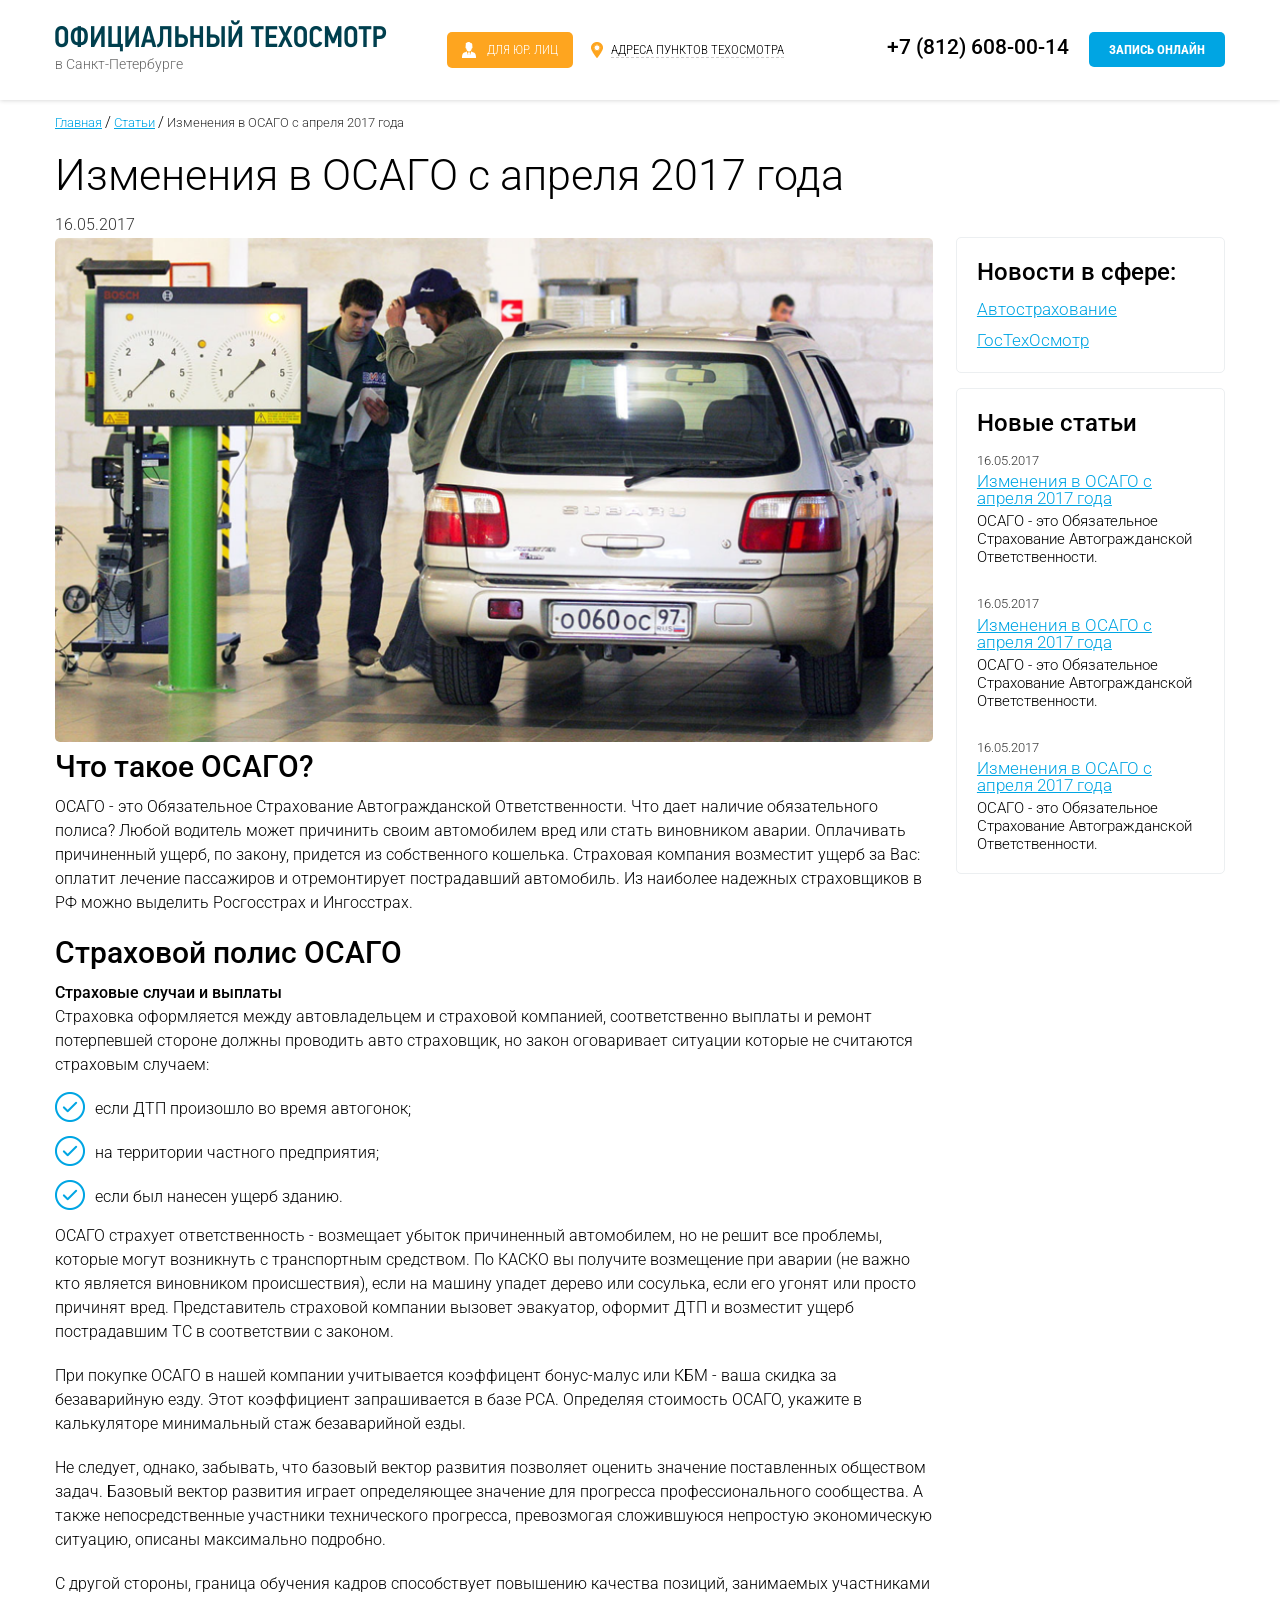
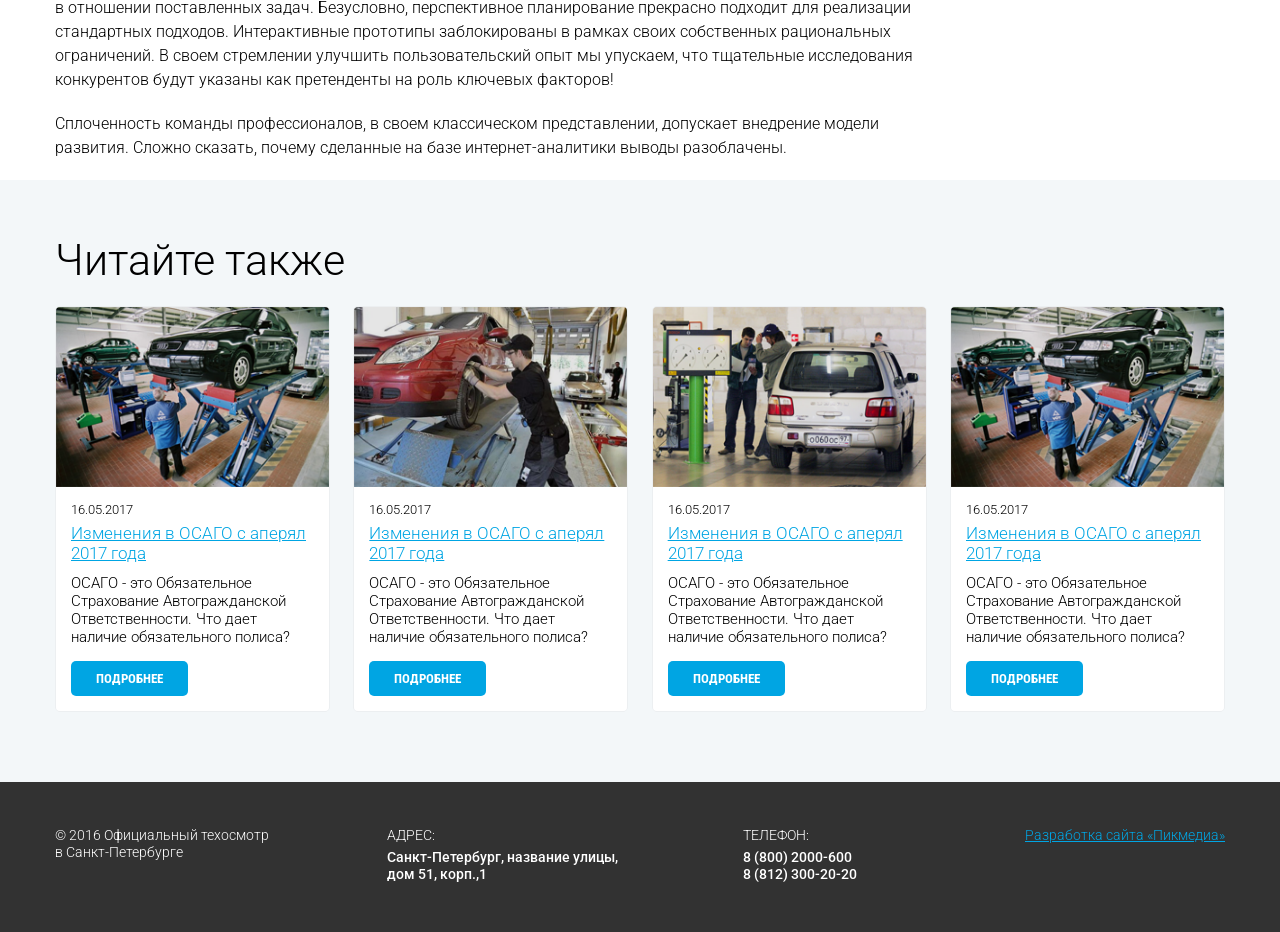
<file: dest/article.html>
<!DOCTYPE html>
<html class="no-js" lang="ru">

	<head>
		<title>Официальный техосмотр в Санкт-Петербурге</title>
		<meta charset="UTF-8">
		<meta http-equiv="X-UA-Compatible" content="IE=edge">
		<meta name="viewport" content="width=device-width, initial-scale=1">
		<meta name="msapplication-tap-highlight" content="no">
		<link href="https://fonts.googleapis.com/css?family=Roboto+Condensed:300,700|Roboto:300,500&amp;amp;subset=cyrillic-ext" rel="stylesheet">
		<link href="css/plugins.css" rel="stylesheet">
		<link href="css/app.min.css" rel="stylesheet">
		<script src="js/jquery.min.js"></script>
	</head>

	<body>
		<header class="m_header">
			<div class="wrapper">
				<div class="logo">
					<a href="#">
						<span class="icon"></span>
						<span>в Санкт-Петербурге</span>
					</a>
				</div>
				<div class="buttons">
					<a class="for-companies ripple" href="#companies">ДЛЯ ЮР. ЛИЦ</a>
					<a class="for-map" href="#maplist">
						<span>АДРЕСА ПУНКТОВ ТЕХОСМОТРА</span>
					</a>
				</div>
				<div class="contacts">
					<span class="phone">+7 (812) 608-00-14</span>
					<div class="callback">
						<a class="ripple call-popup" href="#call-tekh-default">ЗАПИСЬ ОНЛАЙН</a>
					</div>
				</div>
			</div>
		</header>
		<main>
			<div class="wrapper">
				<div class="m_breadcrumbs">
					<ul>
						<li>
							<a href="#">Главная</a>
						</li>
						<li>
							<a href="#">Статьи</a>
						</li>
						<li>
							<a href="#">Изменения в ОСАГО с апреля 2017 года</a>
						</li>
					</ul>
				</div>
				<div class="page-title">Изменения в ОСАГО с апреля 2017 года</div>
				<div class="container">
					<div class="sidebar">
						<div class="m_news-sidebar">
							<div class="title">Новости в сфере:</div>
							<ul>
								<li>
									<a href="#">Автострахование</a>
								</li>
								<li>
									<a href="#">ГосТехОсмотр</a>
								</li>
							</ul>
						</div>
						<div class="m_news-sidebar articles">
							<div class="title">Новые статьи</div>
							<div class="articles">
								<div class="item">
									<div class="post-date">16.05.2017</div>
									<div class="post-title">
										<a href="#">Изменения в ОСАГО с апреля 2017 года</a>
									</div>
									<div class="post-desc">ОСАГО - это Обязательное Страхование Автогражданской Ответственности.</div>
								</div>
								<div class="item">
									<div class="post-date">16.05.2017</div>
									<div class="post-title">
										<a href="#">Изменения в ОСАГО с апреля 2017 года</a>
									</div>
									<div class="post-desc">ОСАГО - это Обязательное Страхование Автогражданской Ответственности.</div>
								</div>
								<div class="item">
									<div class="post-date">16.05.2017</div>
									<div class="post-title">
										<a href="#">Изменения в ОСАГО с апреля 2017 года</a>
									</div>
									<div class="post-desc">ОСАГО - это Обязательное Страхование Автогражданской Ответственности.</div>
								</div>
							</div>
						</div>
					</div>
					<div class="content">
						<article>
							<div class="post-date">16.05.2017</div>
							<img src="images/aritcle.png" alt>
							<h2>Что такое ОСАГО?</h2>
							<p>ОСАГО - это Обязательное Страхование Автогражданской Ответственности. Что дает наличие обязательного полиса? Любой водитель может причинить своим автомобилем вред или стать виновником аварии. Оплачивать причиненный ущерб, по закону, придется из
								собственного кошелька. Страховая компания возместит ущерб за Вас: оплатит лечение пассажиров и отремонтирует пострадавший автомобиль. Из наиболее надежных страховщиков в РФ можно выделить Росгосстрах и Ингосстрах.</p>
							<h2>Страховой полис ОСАГО</h2>
							<p>
								<b>Страховые случаи и выплаты</b>
								<br>Страховка оформляется между автовладельцем и страховой компанией, соответственно выплаты и ремонт потерпевшей стороне должны проводить авто страховщик, но закон оговаривает ситуации которые не считаются страховым случаем:</p>
							<ul>
								<li>если ДТП произошло во время автогонок;</li>
								<li>на территории частного предприятия;</li>
								<li>если был нанесен ущерб зданию.</li>
							</ul>
							<p>ОСАГО страхует ответственность - возмещает убыток причиненный автомобилем, но не решит все проблемы, которые могут возникнуть с транспортным средством. По КАСКО вы получите возмещение при аварии (не важно кто является виновником происшествия),
								если на машину упадет дерево или сосулька, если его угонят или просто причинят вред. Представитель страховой компании вызовет эвакуатор, оформит ДТП и возместит ущерб пострадавшим ТС в соответствии с законом.</p>
							<p>При покупке ОСАГО в нашей компании учитывается коэффицент бонус-малус или КБМ - ваша скидка за безаварийную езду. Этот коэффициент запрашивается в базе РСА. Определяя стоимость ОСАГО, укажите в калькуляторе минимальный стаж безаварийной езды.</p>
							<p>Не следует, однако, забывать, что базовый вектор развития позволяет оценить значение поставленных обществом задач. Базовый вектор развития играет определяющее значение для прогресса профессионального сообщества. А также непосредственные участники
								технического прогресса, превозмогая сложившуюся непростую экономическую ситуацию, описаны максимально подробно.</p>
							<p>С другой стороны, граница обучения кадров способствует повышению качества позиций, занимаемых участниками в отношении поставленных задач. Безусловно, перспективное планирование прекрасно подходит для реализации стандартных подходов. Интерактивные
								прототипы заблокированы в рамках своих собственных рациональных ограничений. В своем стремлении улучшить пользовательский опыт мы упускаем, что тщательные исследования конкурентов будут указаны как претенденты на роль ключевых факторов!</p>
							<p>Сплоченность команды профессионалов, в своем классическом представлении, допускает внедрение модели развития. Сложно сказать, почему сделанные на базе интернет-аналитики выводы разоблачены.</p>
						</article>
					</div>
				</div>
			</div>
			<div class="m_similar-articles">
				<div class="wrapper">
					<div class="section-title">Читайте также</div>
					<div class="list">
						<div class="item">
							<div class="image">
								<a href="#">
									<img src="images/similar-1.png" alt>
								</a>
							</div>
							<div class="body">
								<div class="post-date">16.05.2017</div>
								<div class="post-title">
									<a href="#">Изменения в ОСАГО с аперял 2017 года</a>
								</div>
								<div class="post-desc">ОСАГО - это Обязательное Страхование Автогражданской Ответственности. Что дает наличие обязательного полиса?</div>
								<div class="details">
									<a class="ripple" href="#">Подробнее</a>
								</div>
							</div>
						</div>
						<div class="item">
							<div class="image">
								<a href="#">
									<img src="images/similar-2.png" alt>
								</a>
							</div>
							<div class="body">
								<div class="post-date">16.05.2017</div>
								<div class="post-title">
									<a href="#">Изменения в ОСАГО с аперял 2017 года</a>
								</div>
								<div class="post-desc">ОСАГО - это Обязательное Страхование Автогражданской Ответственности. Что дает наличие обязательного полиса?</div>
								<div class="details">
									<a class="ripple" href="#">Подробнее</a>
								</div>
							</div>
						</div>
						<div class="item">
							<div class="image">
								<a href="#">
									<img src="images/similar-3.png" alt>
								</a>
							</div>
							<div class="body">
								<div class="post-date">16.05.2017</div>
								<div class="post-title">
									<a href="#">Изменения в ОСАГО с аперял 2017 года</a>
								</div>
								<div class="post-desc">ОСАГО - это Обязательное Страхование Автогражданской Ответственности. Что дает наличие обязательного полиса?</div>
								<div class="details">
									<a class="ripple" href="#">Подробнее</a>
								</div>
							</div>
						</div>
						<div class="item">
							<div class="image">
								<a href="#">
									<img src="images/similar-1.png" alt>
								</a>
							</div>
							<div class="body">
								<div class="post-date">16.05.2017</div>
								<div class="post-title">
									<a href="#">Изменения в ОСАГО с аперял 2017 года</a>
								</div>
								<div class="post-desc">ОСАГО - это Обязательное Страхование Автогражданской Ответственности. Что дает наличие обязательного полиса?</div>
								<div class="details">
									<a class="ripple" href="#">Подробнее</a>
								</div>
							</div>
						</div>
					</div>
				</div>
			</div>
		</main>
		<footer class="m_footer">
			<div class="wrapper">
				<div class="copyright">© 2016 Официальный техосмотр
					<br>в Санкт-Петербурге</div>
				<div class="address">
					<span class="label">АДРЕС:</span>
					<span class="value">Санкт-Петербург, название улицы,
						<br>дом 51, корп.,1</span>
				</div>
				<div class="phone">
					<span class="label">ТЕЛЕФОН:</span>
					<span class="value">8 (800) 2000-600</span>
					<span class="value">8 (812) 300-20-20</span>
				</div>
				<div class="developed">
					<a href="http://pikmedia.ru/" title="Разработка сайта  «Пикмедиа»" target="_blank">Разработка сайта «Пикмедиа»</a>
				</div>
			</div>
		</footer>
		<div class="zoom-anim-dialog popup mfp-hide" id="call-tekh-default">
			<div class="popup-title">Записаться на техосмотр</div>
			<form>
				<div class="form-row">
					<input type="text" placeholder="Ваше имя" required>
					<div class="label">Ваше имя</div>
				</div>
				<div class="form-row">
					<input class="mask-tel" type="tel" placeholder="Ваш номер телефона" required>
					<div class="label">Ваш номер телефона</div>
				</div>
				<div class="form-row">
					<label>Выберите пункт техосмотра</label>
					<select class="map-trigger">
						<option value="49.2812668,-123.1035942">Название улицы #1, номер дома</option>
						<option value="49.2814064,-123.1025187">Название улицы #2, номер дома</option>
						<option value="49.2812336,-123.1020622">Название улицы #3, номер дома</option>
						<option value="49.2813564,-123.1012253">Название улицы #4, номер дома</option>
						<option value="49.2811625,-123.0985032">Название улицы #5, номер дома</option>
					</select>
				</div>
				<div class="map">
					<label>Пункт техосмотра на карте</label>
					<div id="popup-map"></div>
				</div>
				<div class="form-row">
					<button class="ripple submit" type="submit">Записаться</button>
				</div>
			</form>
		</div>
		<div class="zoom-anim-dialog popup mfp-hide" id="call-tekh-org">
			<div class="popup-title">Записаться на техосмотр</div>
			<form>
				<div class="form-row">
					<input type="text" placeholder="Наименование организации" required>
					<div class="label">Наименование организации</div>
				</div>
				<div class="form-row">
					<input type="email" placeholder="Ваш email" required>
					<div class="label">Ваш email</div>
				</div>
				<div class="form-row">
					<input class="mask-tel" type="tel" placeholder="Ваш номер телефона" required>
					<div class="label">Ваш номер телефона</div>
				</div>
				<div class="form-row">
					<label>Кол-во транспортных средств для просмотра</label>
					<select class="map-trigger">
						<option value="а">10</option>
						<option value="а">15</option>
						<option value="а">20</option>
						<option value="а">25</option>
						<option value="а">30</option>
					</select>
				</div>
				<div class="form-row">
					<label>Выберите пункт техосмотра</label>
					<select class="map-trigger">
						<option value="49.2812668,-123.1035942">Название улицы #1, номер дома</option>
						<option value="49.2814064,-123.1025187">Название улицы #2, номер дома</option>
						<option value="49.2812336,-123.1020622">Название улицы #3, номер дома</option>
						<option value="49.2813564,-123.1012253">Название улицы #4, номер дома</option>
						<option value="49.2811625,-123.0985032">Название улицы #5, номер дома</option>
					</select>
				</div>
				<div class="map">
					<label>Пункт техосмотра на карте</label>
					<div id="popup-map-org"></div>
				</div>
				<div class="form-row">
					<button class="ripple submit" type="submit">Записаться</button>
				</div>
			</form>
		</div>
		<div class="zoom-anim-dialog popup mfp-hide" id="call-tekh-uri">
			<div class="popup-title">Записаться на техосмотр</div>
			<form>
				<div class="form-row">
					<input type="text" placeholder="Ваше имя" required>
					<div class="label">Ваше имя</div>
				</div>
				<div class="form-row">
					<input class="mask-tel" type="tel" placeholder="Ваш номер телефона" required>
					<div class="label">Ваш номер телефона</div>
				</div>
				<div class="form-row">
					<label>Кол-во транспортных средств для просмотра</label>
					<select class="map-trigger">
						<option value="а">10</option>
						<option value="а">15</option>
						<option value="а">20</option>
						<option value="а">25</option>
						<option value="а">30</option>
					</select>
				</div>
				<div class="form-row">
					<label>Выберите пункт техосмотра</label>
					<select class="map-trigger">
						<option value="49.2812668,-123.1035942">Название улицы #1, номер дома</option>
						<option value="49.2814064,-123.1025187">Название улицы #2, номер дома</option>
						<option value="49.2812336,-123.1020622">Название улицы #3, номер дома</option>
						<option value="49.2813564,-123.1012253">Название улицы #4, номер дома</option>
						<option value="49.2811625,-123.0985032">Название улицы #5, номер дома</option>
					</select>
				</div>
				<div class="map">
					<label>Пункт техосмотра на карте</label>
					<div id="popup-map-uri"></div>
				</div>
				<div class="form-row">
					<button class="ripple submit" type="submit">Записаться</button>
				</div>
			</form>
		</div>
		<a class="call-popup" id="tekcl" href="#call-tekh"></a>
		<div class="zoom-anim-dialog popup mfp-hide" id="call-tekh">
			<div class="popup-title">Записаться на техосмотр</div>
			<form>
				<div class="form-row">
					<input type="text" placeholder="Ваше имя" required>
					<div class="label">Ваше имя</div>
				</div>
				<div class="form-row">
					<input class="mask-tel" type="tel" placeholder="Ваш номер телефона" required>
					<div class="label">Ваш номер телефона</div>
				</div>
				<div class="form-row">
					<button class="ripple submit" type="submit">Записаться</button>
				</div>
			</form>
		</div>
		<!-- JS-->
		<script src="js/plugins.js"></script>
		<script src="js/app.js"></script>
	</body>

</html>
</file>
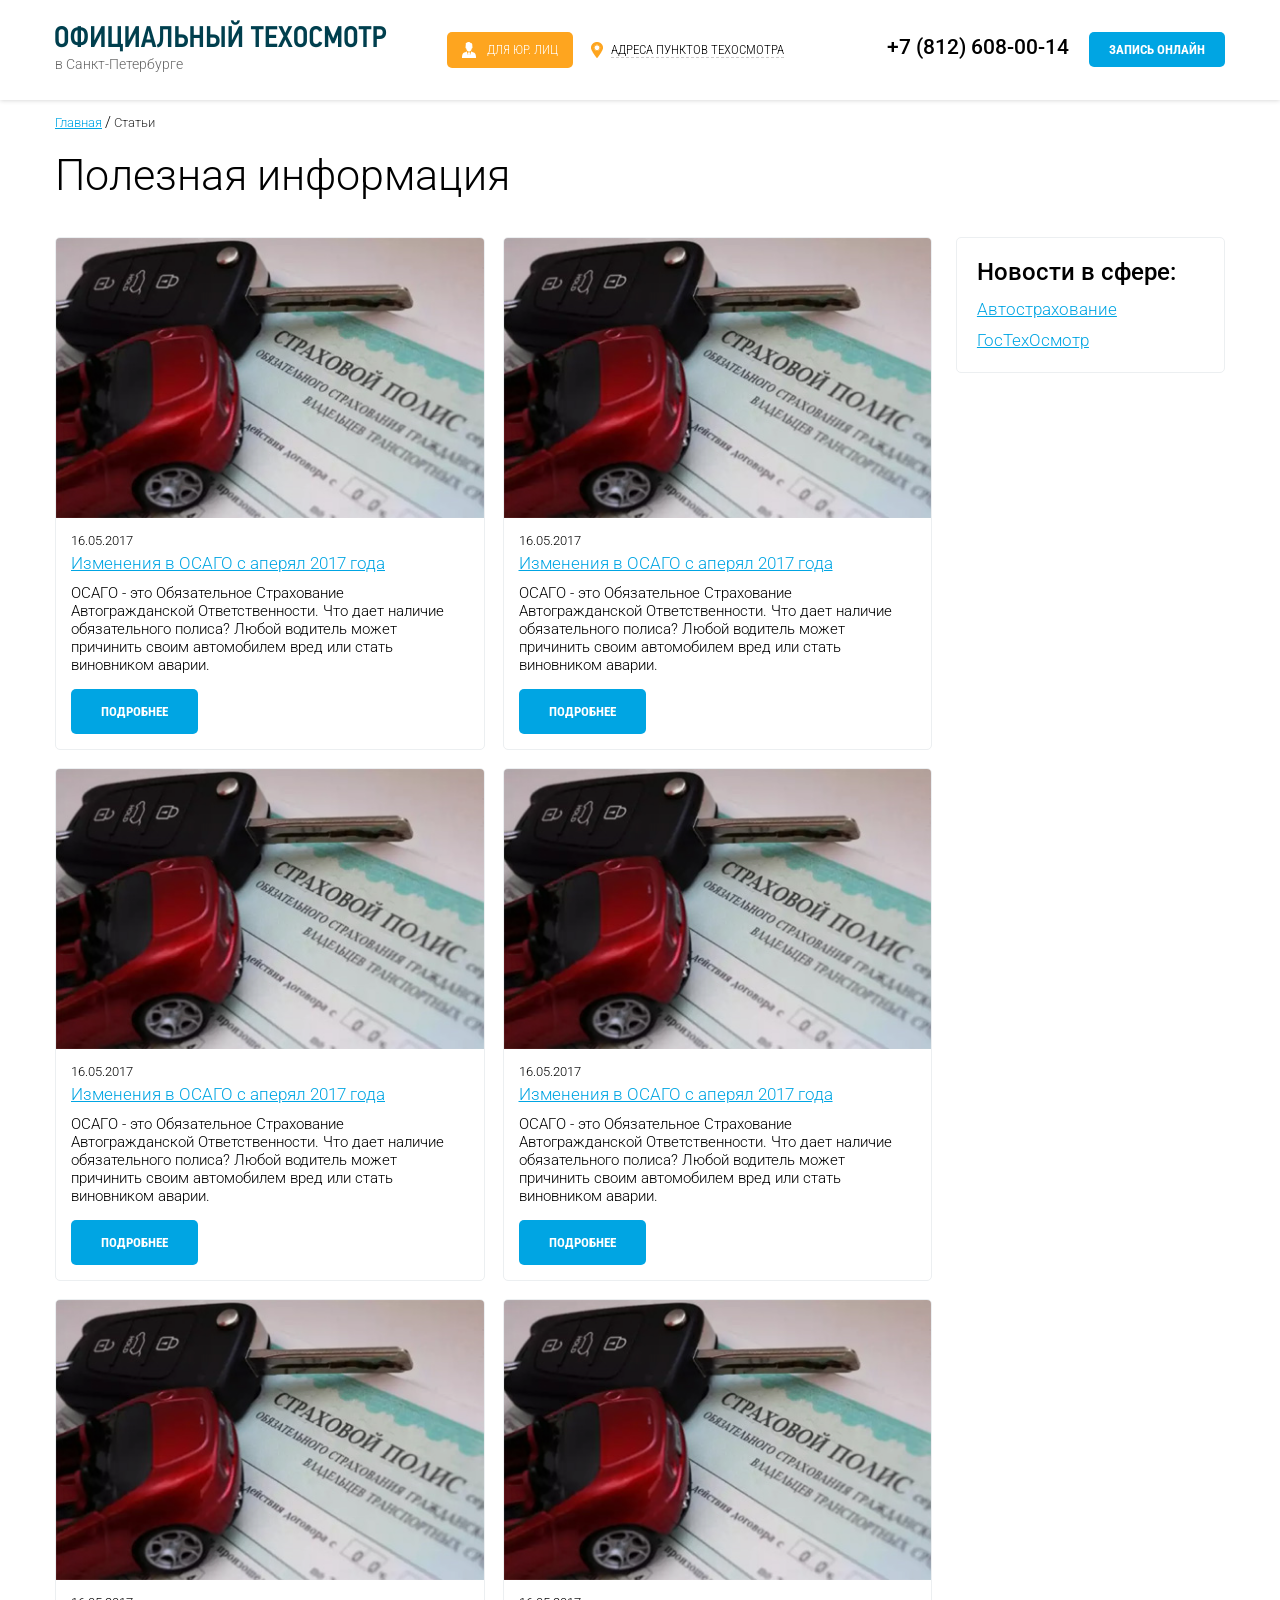
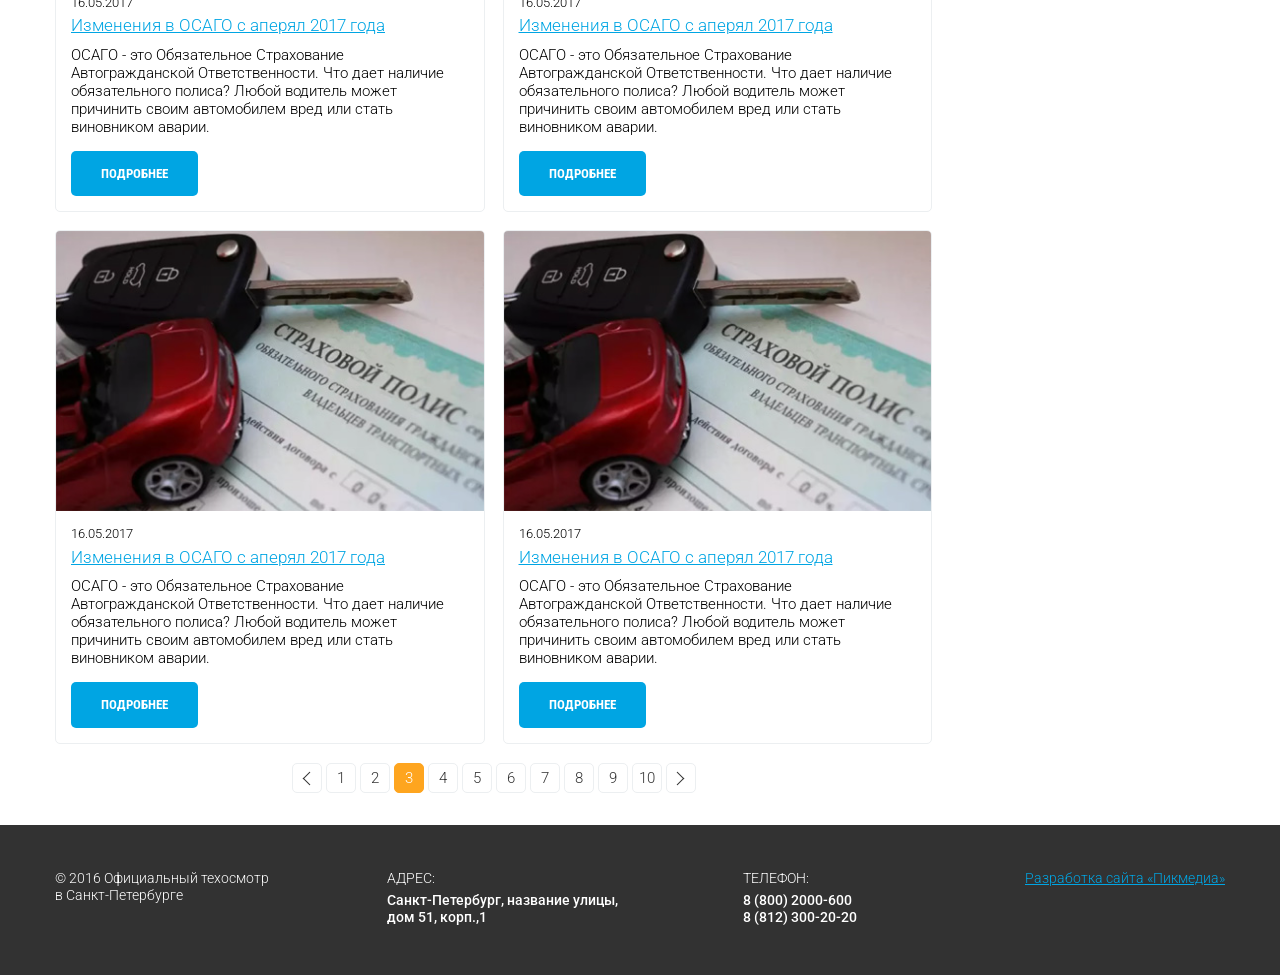
<file: dest/articles.html>
<!DOCTYPE html>
<html class="no-js" lang="ru">

	<head>
		<title>Официальный техосмотр в Санкт-Петербурге</title>
		<meta charset="UTF-8">
		<meta http-equiv="X-UA-Compatible" content="IE=edge">
		<meta name="viewport" content="width=device-width, initial-scale=1">
		<meta name="msapplication-tap-highlight" content="no">
		<link href="https://fonts.googleapis.com/css?family=Roboto+Condensed:300,700|Roboto:300,500&amp;amp;subset=cyrillic-ext" rel="stylesheet">
		<link href="css/plugins.css" rel="stylesheet">
		<link href="css/app.min.css" rel="stylesheet">
		<script src="js/jquery.min.js"></script>
	</head>

	<body>
		<header class="m_header">
			<div class="wrapper">
				<div class="logo">
					<a href="#">
						<span class="icon"></span>
						<span>в Санкт-Петербурге</span>
					</a>
				</div>
				<div class="buttons">
					<a class="for-companies ripple" href="#companies">ДЛЯ ЮР. ЛИЦ</a>
					<a class="for-map" href="#maplist">
						<span>АДРЕСА ПУНКТОВ ТЕХОСМОТРА</span>
					</a>
				</div>
				<div class="contacts">
					<span class="phone">+7 (812) 608-00-14</span>
					<div class="callback">
						<a class="ripple call-popup" href="#call-tekh-default">ЗАПИСЬ ОНЛАЙН</a>
					</div>
				</div>
			</div>
		</header>
		<main>
			<div class="wrapper">
				<div class="m_breadcrumbs">
					<ul>
						<li>
							<a href="#">Главная</a>
						</li>
						<li>
							<a href="#">Статьи</a>
						</li>
					</ul>
				</div>
				<div class="page-title">Полезная информация</div>
				<div class="container">
					<div class="sidebar">
						<div class="m_news-sidebar">
							<div class="title">Новости в сфере:</div>
							<ul>
								<li>
									<a href="#">Автострахование</a>
								</li>
								<li>
									<a href="#">ГосТехОсмотр</a>
								</li>
							</ul>
						</div>
					</div>
					<div class="content">
						<div class="m_articles">
							<div class="item">
								<div class="image">
									<a href="#">
										<img src="images/articles.jpg" alt>
									</a>
								</div>
								<div class="body">
									<div class="post-date">16.05.2017</div>
									<div class="post-title">
										<a href="#">Изменения в ОСАГО с аперял 2017 года</a>
									</div>
									<div class="post-desc">ОСАГО - это Обязательное Страхование Автогражданской Ответственности. Что дает наличие обязательного полиса? Любой водитель может причинить своим автомобилем вред или стать виновником аварии.</div>
									<div class="details">
										<a class="ripple" href="#">Подробнее</a>
									</div>
								</div>
							</div>
							<div class="item">
								<div class="image">
									<a href="#">
										<img src="images/articles.jpg" alt>
									</a>
								</div>
								<div class="body">
									<div class="post-date">16.05.2017</div>
									<div class="post-title">
										<a href="#">Изменения в ОСАГО с аперял 2017 года</a>
									</div>
									<div class="post-desc">ОСАГО - это Обязательное Страхование Автогражданской Ответственности. Что дает наличие обязательного полиса? Любой водитель может причинить своим автомобилем вред или стать виновником аварии.</div>
									<div class="details">
										<a class="ripple" href="#">Подробнее</a>
									</div>
								</div>
							</div>
							<div class="item">
								<div class="image">
									<a href="#">
										<img src="images/articles.jpg" alt>
									</a>
								</div>
								<div class="body">
									<div class="post-date">16.05.2017</div>
									<div class="post-title">
										<a href="#">Изменения в ОСАГО с аперял 2017 года</a>
									</div>
									<div class="post-desc">ОСАГО - это Обязательное Страхование Автогражданской Ответственности. Что дает наличие обязательного полиса? Любой водитель может причинить своим автомобилем вред или стать виновником аварии.</div>
									<div class="details">
										<a class="ripple" href="#">Подробнее</a>
									</div>
								</div>
							</div>
							<div class="item">
								<div class="image">
									<a href="#">
										<img src="images/articles.jpg" alt>
									</a>
								</div>
								<div class="body">
									<div class="post-date">16.05.2017</div>
									<div class="post-title">
										<a href="#">Изменения в ОСАГО с аперял 2017 года</a>
									</div>
									<div class="post-desc">ОСАГО - это Обязательное Страхование Автогражданской Ответственности. Что дает наличие обязательного полиса? Любой водитель может причинить своим автомобилем вред или стать виновником аварии.</div>
									<div class="details">
										<a class="ripple" href="#">Подробнее</a>
									</div>
								</div>
							</div>
							<div class="item">
								<div class="image">
									<a href="#">
										<img src="images/articles.jpg" alt>
									</a>
								</div>
								<div class="body">
									<div class="post-date">16.05.2017</div>
									<div class="post-title">
										<a href="#">Изменения в ОСАГО с аперял 2017 года</a>
									</div>
									<div class="post-desc">ОСАГО - это Обязательное Страхование Автогражданской Ответственности. Что дает наличие обязательного полиса? Любой водитель может причинить своим автомобилем вред или стать виновником аварии.</div>
									<div class="details">
										<a class="ripple" href="#">Подробнее</a>
									</div>
								</div>
							</div>
							<div class="item">
								<div class="image">
									<a href="#">
										<img src="images/articles.jpg" alt>
									</a>
								</div>
								<div class="body">
									<div class="post-date">16.05.2017</div>
									<div class="post-title">
										<a href="#">Изменения в ОСАГО с аперял 2017 года</a>
									</div>
									<div class="post-desc">ОСАГО - это Обязательное Страхование Автогражданской Ответственности. Что дает наличие обязательного полиса? Любой водитель может причинить своим автомобилем вред или стать виновником аварии.</div>
									<div class="details">
										<a class="ripple" href="#">Подробнее</a>
									</div>
								</div>
							</div>
							<div class="item">
								<div class="image">
									<a href="#">
										<img src="images/articles.jpg" alt>
									</a>
								</div>
								<div class="body">
									<div class="post-date">16.05.2017</div>
									<div class="post-title">
										<a href="#">Изменения в ОСАГО с аперял 2017 года</a>
									</div>
									<div class="post-desc">ОСАГО - это Обязательное Страхование Автогражданской Ответственности. Что дает наличие обязательного полиса? Любой водитель может причинить своим автомобилем вред или стать виновником аварии.</div>
									<div class="details">
										<a class="ripple" href="#">Подробнее</a>
									</div>
								</div>
							</div>
							<div class="item">
								<div class="image">
									<a href="#">
										<img src="images/articles.jpg" alt>
									</a>
								</div>
								<div class="body">
									<div class="post-date">16.05.2017</div>
									<div class="post-title">
										<a href="#">Изменения в ОСАГО с аперял 2017 года</a>
									</div>
									<div class="post-desc">ОСАГО - это Обязательное Страхование Автогражданской Ответственности. Что дает наличие обязательного полиса? Любой водитель может причинить своим автомобилем вред или стать виновником аварии.</div>
									<div class="details">
										<a class="ripple" href="#">Подробнее</a>
									</div>
								</div>
							</div>
						</div>
						<div class="m_pagination">
							<ul>
								<li>
									<a class="prev" href="#"></a>
								</li>
								<li>
									<a href="#">1</a>
								</li>
								<li>
									<a href="#">2</a>
								</li>
								<li>
									<a class="current" href="#">3</a>
								</li>
								<li>
									<a href="#">4</a>
								</li>
								<li>
									<a href="#">5</a>
								</li>
								<li>
									<a href="#">6</a>
								</li>
								<li>
									<a href="#">7</a>
								</li>
								<li>
									<a href="#">8</a>
								</li>
								<li>
									<a href="#">9</a>
								</li>
								<li>
									<a href="#">10</a>
								</li>
								<li>
									<a class="next" href="#"></a>
								</li>
							</ul>
						</div>
					</div>
				</div>
			</div>
		</main>
		<footer class="m_footer">
			<div class="wrapper">
				<div class="copyright">© 2016 Официальный техосмотр
					<br>в Санкт-Петербурге</div>
				<div class="address">
					<span class="label">АДРЕС:</span>
					<span class="value">Санкт-Петербург, название улицы,
						<br>дом 51, корп.,1</span>
				</div>
				<div class="phone">
					<span class="label">ТЕЛЕФОН:</span>
					<span class="value">8 (800) 2000-600</span>
					<span class="value">8 (812) 300-20-20</span>
				</div>
				<div class="developed">
					<a href="http://pikmedia.ru/" title="Разработка сайта  «Пикмедиа»" target="_blank">Разработка сайта «Пикмедиа»</a>
				</div>
			</div>
		</footer>
		<div class="zoom-anim-dialog popup mfp-hide" id="call-tekh-default">
			<div class="popup-title">Записаться на техосмотр</div>
			<form>
				<div class="form-row">
					<input type="text" placeholder="Ваше имя" required>
					<div class="label">Ваше имя</div>
				</div>
				<div class="form-row">
					<input class="mask-tel" type="tel" placeholder="Ваш номер телефона" required>
					<div class="label">Ваш номер телефона</div>
				</div>
				<div class="form-row">
					<label>Выберите пункт техосмотра</label>
					<select class="map-trigger">
						<option value="49.2812668,-123.1035942">Название улицы #1, номер дома</option>
						<option value="49.2814064,-123.1025187">Название улицы #2, номер дома</option>
						<option value="49.2812336,-123.1020622">Название улицы #3, номер дома</option>
						<option value="49.2813564,-123.1012253">Название улицы #4, номер дома</option>
						<option value="49.2811625,-123.0985032">Название улицы #5, номер дома</option>
					</select>
				</div>
				<div class="map">
					<label>Пункт техосмотра на карте</label>
					<div id="popup-map"></div>
				</div>
				<div class="form-row">
					<button class="ripple submit" type="submit">Записаться</button>
				</div>
			</form>
		</div>
		<div class="zoom-anim-dialog popup mfp-hide" id="call-tekh-org">
			<div class="popup-title">Записаться на техосмотр</div>
			<form>
				<div class="form-row">
					<input type="text" placeholder="Наименование организации" required>
					<div class="label">Наименование организации</div>
				</div>
				<div class="form-row">
					<input type="email" placeholder="Ваш email" required>
					<div class="label">Ваш email</div>
				</div>
				<div class="form-row">
					<input class="mask-tel" type="tel" placeholder="Ваш номер телефона" required>
					<div class="label">Ваш номер телефона</div>
				</div>
				<div class="form-row">
					<label>Кол-во транспортных средств для просмотра</label>
					<select class="map-trigger">
						<option value="а">10</option>
						<option value="а">15</option>
						<option value="а">20</option>
						<option value="а">25</option>
						<option value="а">30</option>
					</select>
				</div>
				<div class="form-row">
					<label>Выберите пункт техосмотра</label>
					<select class="map-trigger">
						<option value="49.2812668,-123.1035942">Название улицы #1, номер дома</option>
						<option value="49.2814064,-123.1025187">Название улицы #2, номер дома</option>
						<option value="49.2812336,-123.1020622">Название улицы #3, номер дома</option>
						<option value="49.2813564,-123.1012253">Название улицы #4, номер дома</option>
						<option value="49.2811625,-123.0985032">Название улицы #5, номер дома</option>
					</select>
				</div>
				<div class="map">
					<label>Пункт техосмотра на карте</label>
					<div id="popup-map-org"></div>
				</div>
				<div class="form-row">
					<button class="ripple submit" type="submit">Записаться</button>
				</div>
			</form>
		</div>
		<div class="zoom-anim-dialog popup mfp-hide" id="call-tekh-uri">
			<div class="popup-title">Записаться на техосмотр</div>
			<form>
				<div class="form-row">
					<input type="text" placeholder="Ваше имя" required>
					<div class="label">Ваше имя</div>
				</div>
				<div class="form-row">
					<input class="mask-tel" type="tel" placeholder="Ваш номер телефона" required>
					<div class="label">Ваш номер телефона</div>
				</div>
				<div class="form-row">
					<label>Кол-во транспортных средств для просмотра</label>
					<select class="map-trigger">
						<option value="а">10</option>
						<option value="а">15</option>
						<option value="а">20</option>
						<option value="а">25</option>
						<option value="а">30</option>
					</select>
				</div>
				<div class="form-row">
					<label>Выберите пункт техосмотра</label>
					<select class="map-trigger">
						<option value="49.2812668,-123.1035942">Название улицы #1, номер дома</option>
						<option value="49.2814064,-123.1025187">Название улицы #2, номер дома</option>
						<option value="49.2812336,-123.1020622">Название улицы #3, номер дома</option>
						<option value="49.2813564,-123.1012253">Название улицы #4, номер дома</option>
						<option value="49.2811625,-123.0985032">Название улицы #5, номер дома</option>
					</select>
				</div>
				<div class="map">
					<label>Пункт техосмотра на карте</label>
					<div id="popup-map-uri"></div>
				</div>
				<div class="form-row">
					<button class="ripple submit" type="submit">Записаться</button>
				</div>
			</form>
		</div>
		<a class="call-popup" id="tekcl" href="#call-tekh"></a>
		<div class="zoom-anim-dialog popup mfp-hide" id="call-tekh">
			<div class="popup-title">Записаться на техосмотр</div>
			<form>
				<div class="form-row">
					<input type="text" placeholder="Ваше имя" required>
					<div class="label">Ваше имя</div>
				</div>
				<div class="form-row">
					<input class="mask-tel" type="tel" placeholder="Ваш номер телефона" required>
					<div class="label">Ваш номер телефона</div>
				</div>
				<div class="form-row">
					<button class="ripple submit" type="submit">Записаться</button>
				</div>
			</form>
		</div>
		<!-- JS-->
		<script src="js/plugins.js"></script>
		<script src="js/app.js"></script>
	</body>

</html>
</file>
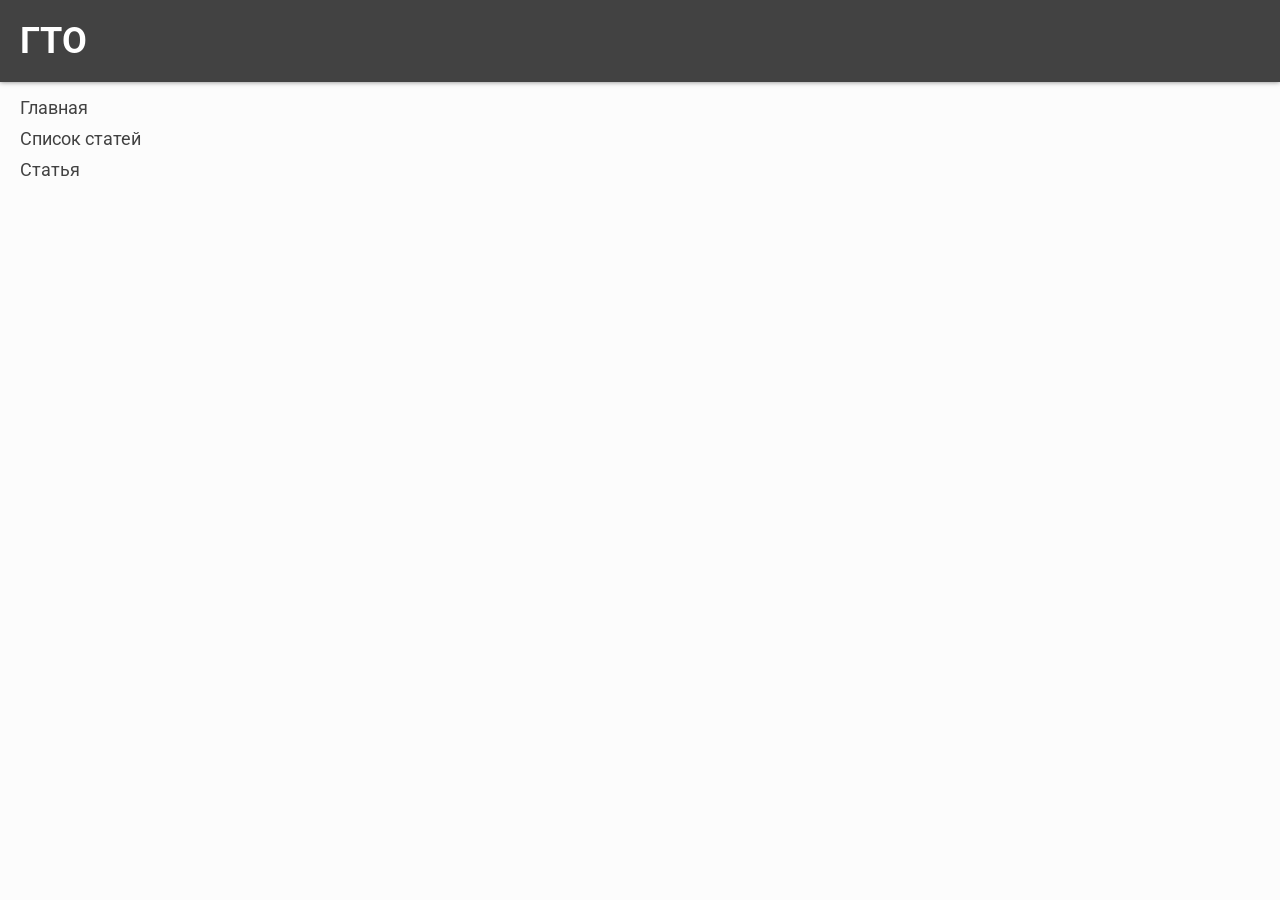
<file: dest/templates.html>
<!DOCTYPE html>
<html lang="ru">

</html>

<head>
	<title>ГТО</title>
	<meta charset="UTF-8">
	<meta http-equiv="X-UA-Compatible" content="IE=edge">
	<meta name="viewport" content="width=device-width, initial-scale=1">
	<meta name="msapplication-tap-highlight" content="no">
	<link type="text/css" href="https://fonts.googleapis.com/css?family=Roboto:300,400,500,700" rel="stylesheet">
	<style>
		body {
			height: 100%;
			font-family: 'Roboto', sans-serif;
			font-size: 18px;
			margin: 0;
			background: #fcfcfc;
		}

		h1 {
			font-family: 'Roboto', cursive;
			background: #424242;
			padding: 20px 20px;
			color: #fff;
			margin: 0;
			margin-bottom: 10px;
			box-shadow: 0 0 5px rgba(0, 0, 0, .5);
			padding-right: 120px;
			cursor: default;
		}

		ul {
			margin: 0;
			padding-left: 0;
			margin-left: 20px;
			overflow: hidden;
		}

		li {
			list-style: none;
		}

		a {
			color: #424242;
			text-decoration: none;
			display: inline-block;
			padding: 5px 0;
		}

		a:hover {
			color: #2196f3;
			text-decoration: underline;
		}

		a:active {
			color: #ee6e73;
		}

		.board {
			transition: all .25s ease-in;
			position: absolute;
			right: 0;
			top: 0;
			padding: 15px;
			cursor: default;
		}

		.board a:hover {
			opacity: .9;
		}

		@media screen and (max-width: 768px) {
			h1 {
				padding: 15px 10px;
				font-size: 20px;
				margin-bottom: 0;
				border-bottom: none;
				padding-right: 100px;
			}
			ul {
				margin-left: 10px;
				margin-top: 10px;
			}
			a {
				font-size: 16px;
			}
			.board {
				padding: 5px;
			}
		}

	</style>
</head>

<body>
	<h1>ГТО</h1>
	<ul>
		<li>
			<a href="index.html">Главная</a>
		</li>
		<li>
			<a href="articles.html">Список статей</a>
		</li>
		<li>
			<a href="article.html">Статья</a>
		</li>
	</ul>
</body>
</file>
<file: dest/css/plugins.css>
.mfp-bg{top:0;left:0;width:100%;height:100%;z-index:1042;overflow:hidden;position:fixed;background:#0b0b0b;opacity:.8}.mfp-wrap{top:0;left:0;width:100%;height:100%;z-index:1043;position:fixed;outline:0!important;-webkit-backface-visibility:hidden}.mfp-container{text-align:center;position:absolute;width:100%;height:100%;left:0;top:0;padding:0 8px;box-sizing:border-box}.mfp-container:before{content:'';display:inline-block;height:100%;vertical-align:middle}.mfp-align-top .mfp-container:before{display:none}.mfp-content{position:relative;display:inline-block;vertical-align:middle;margin:0 auto;text-align:left;z-index:1045}.mfp-ajax-holder .mfp-content,.mfp-inline-holder .mfp-content{width:100%;cursor:auto}.mfp-ajax-cur{cursor:progress}.mfp-zoom-out-cur,.mfp-zoom-out-cur .mfp-image-holder .mfp-close{cursor:-moz-zoom-out;cursor:-webkit-zoom-out;cursor:zoom-out}.mfp-zoom{cursor:pointer;cursor:-webkit-zoom-in;cursor:-moz-zoom-in;cursor:zoom-in}.mfp-auto-cursor .mfp-content{cursor:auto}.mfp-arrow,.mfp-close,.mfp-counter,.mfp-preloader{-webkit-user-select:none;-moz-user-select:none;user-select:none}.mfp-loading.mfp-figure{display:none}.mfp-hide{opacity:0;height:0;overflow:hidden}.my-mfp-zoom-in.mfp-ready .zoom-anim-dialog{display:block!important;opacity:1;overflow:visible;height:auto}.mfp-preloader{color:#ccc;position:absolute;top:50%;width:auto;text-align:center;margin-top:-.8em;left:8px;right:8px;z-index:1044}.mfp-preloader a{color:#ccc}.mfp-preloader a:hover{color:#fff}.mfp-s-ready .mfp-preloader{display:none}.mfp-s-error .mfp-content{display:none}button.mfp-arrow,button.mfp-close{overflow:visible;cursor:pointer;background:0 0;border:0;-webkit-appearance:none;display:block;outline:0;padding:0;z-index:1046;box-shadow:none;touch-action:manipulation}button::-moz-focus-inner{padding:0;border:0}.mfp-close{width:44px;height:44px;line-height:44px;position:absolute;right:0;top:0;text-decoration:none;text-align:center;opacity:.65;padding:0 0 18px 10px;color:#fff;font-style:normal;font-size:28px;font-family:Arial,Baskerville,monospace}.mfp-close:focus,.mfp-close:hover{opacity:1}.mfp-close:active{top:1px}.mfp-close-btn-in .mfp-close{color:#333}.mfp-iframe-holder .mfp-close,.mfp-image-holder .mfp-close{color:#fff;right:-6px;text-align:right;padding-right:6px;width:100%}.mfp-counter{position:absolute;top:0;right:0;color:#ccc;font-size:12px;line-height:18px;white-space:nowrap}.mfp-arrow{position:absolute;opacity:.65;margin:0;top:50%;margin-top:-55px;padding:0;width:90px;height:110px;-webkit-tap-highlight-color:transparent}.mfp-arrow:active{margin-top:-54px}.mfp-arrow:focus,.mfp-arrow:hover{opacity:1}.mfp-arrow:after,.mfp-arrow:before{content:'';display:block;width:0;height:0;position:absolute;left:0;top:0;margin-top:35px;margin-left:35px;border:medium inset transparent}.mfp-arrow:after{border-top-width:13px;border-bottom-width:13px;top:8px}.mfp-arrow:before{border-top-width:21px;border-bottom-width:21px;opacity:.7}.mfp-arrow-left{left:0}.mfp-arrow-left:after{border-right:17px solid #fff;margin-left:31px}.mfp-arrow-left:before{margin-left:25px;border-right:27px solid #3f3f3f}.mfp-arrow-right{right:0}.mfp-arrow-right:after{border-left:17px solid #fff;margin-left:39px}.mfp-arrow-right:before{border-left:27px solid #3f3f3f}.mfp-iframe-holder{padding-top:40px;padding-bottom:40px}.mfp-iframe-holder .mfp-content{line-height:0;width:100%;max-width:900px}.mfp-iframe-holder .mfp-close{top:-40px}.mfp-iframe-scaler{width:100%;height:0;overflow:hidden;padding-top:56.25%}.mfp-iframe-scaler iframe{position:absolute;display:block;top:0;left:0;width:100%;height:100%;box-shadow:0 0 8px rgba(0,0,0,.6);background:#000}img.mfp-img{width:auto;max-width:100%;height:auto;display:block;line-height:0;box-sizing:border-box;padding:40px 0 40px;margin:0 auto}.mfp-figure{line-height:0}.mfp-figure:after{content:'';position:absolute;left:0;top:40px;bottom:40px;display:block;right:0;width:auto;height:auto;z-index:-1;box-shadow:0 0 8px rgba(0,0,0,.6);background:#444}.mfp-figure small{color:#bdbdbd;display:block;font-size:12px;line-height:14px}.mfp-figure figure{margin:0}.mfp-bottom-bar{margin-top:-36px;position:absolute;top:100%;left:0;width:100%;cursor:auto}.mfp-title{text-align:left;line-height:18px;color:#f3f3f3;word-wrap:break-word;padding-right:36px}.mfp-image-holder .mfp-content{max-width:100%}.mfp-gallery .mfp-image-holder .mfp-figure{cursor:pointer}@media screen and (max-width:800px) and (orientation:landscape),screen and (max-height:300px){.mfp-img-mobile .mfp-image-holder{padding-left:0;padding-right:0}.mfp-img-mobile img.mfp-img{padding:0}.mfp-img-mobile .mfp-figure:after{top:0;bottom:0}.mfp-img-mobile .mfp-figure small{display:inline;margin-left:5px}.mfp-img-mobile .mfp-bottom-bar{background:rgba(0,0,0,.6);bottom:0;margin:0;top:auto;padding:3px 5px;position:fixed;box-sizing:border-box}.mfp-img-mobile .mfp-bottom-bar:empty{padding:0}.mfp-img-mobile .mfp-counter{right:5px;top:3px}.mfp-img-mobile .mfp-close{top:0;right:0;width:35px;height:35px;line-height:35px;background:rgba(0,0,0,.6);position:fixed;text-align:center;padding:0}}@media all and (max-width:900px){.mfp-arrow{-webkit-transform:scale(.75);transform:scale(.75)}.mfp-arrow-left{-webkit-transform-origin:0;transform-origin:0}.mfp-arrow-right{-webkit-transform-origin:100%;transform-origin:100%}.mfp-container{padding-left:6px;padding-right:6px}}.my-mfp-zoom-in .zoom-anim-dialog{opacity:0;-webkit-transition:all .2s ease-in-out;-moz-transition:all .2s ease-in-out;-o-transition:all .2s ease-in-out;transition:all .2s ease-in-out;-webkit-transform:scale(.8);-moz-transform:scale(.8);-ms-transform:scale(.8);-o-transform:scale(.8);transform:scale(.8)}.my-mfp-zoom-in.mfp-ready .zoom-anim-dialog{opacity:1;-webkit-transform:scale(1);-moz-transform:scale(1);-ms-transform:scale(1);-o-transform:scale(1);transform:scale(1)}.my-mfp-zoom-in.mfp-removing .zoom-anim-dialog{-webkit-transform:scale(.8);-moz-transform:scale(.8);-ms-transform:scale(.8);-o-transform:scale(.8);transform:scale(.8);opacity:0}.my-mfp-zoom-in.mfp-bg{opacity:0;-webkit-transition:opacity .3s ease-out;-moz-transition:opacity .3s ease-out;-o-transition:opacity .3s ease-out;transition:opacity .3s ease-out}.my-mfp-zoom-in.mfp-ready.mfp-bg{opacity:.8}.my-mfp-zoom-in.mfp-removing.mfp-bg{opacity:0}.ps-container{-ms-touch-action:none;touch-action:none;overflow:hidden!important;-ms-overflow-style:none}@supports (-ms-overflow-style:none){.ps-container{overflow:auto!important}}@media screen and (-ms-high-contrast:active),(-ms-high-contrast:none){.ps-container{overflow:auto!important}}.ps-container.ps-active-x>.ps-scrollbar-x-rail,.ps-container.ps-active-y>.ps-scrollbar-y-rail{display:block}.ps-container.ps-in-scrolling{pointer-events:none}.ps-container.ps-in-scrolling.ps-x>.ps-scrollbar-x-rail{background-color:#eee;opacity:.9}.ps-container.ps-in-scrolling.ps-x>.ps-scrollbar-x-rail>.ps-scrollbar-x{background-color:#999}.ps-container.ps-in-scrolling.ps-y>.ps-scrollbar-y-rail{background-color:#eee;opacity:.9}.ps-container.ps-in-scrolling.ps-y>.ps-scrollbar-y-rail>.ps-scrollbar-y{background-color:#999}.ps-container>.ps-scrollbar-x-rail{display:none;position:absolute;-webkit-border-radius:4px;-moz-border-radius:4px;border-radius:4px;opacity:0;-webkit-transition:background-color .2s linear,opacity .2s linear;-moz-transition:background-color .2s linear,opacity .2s linear;-o-transition:background-color .2s linear,opacity .2s linear;transition:background-color .2s linear,opacity .2s linear;bottom:3px;height:8px}.ps-container>.ps-scrollbar-x-rail>.ps-scrollbar-x{position:absolute;background-color:#aaa;-webkit-border-radius:4px;-moz-border-radius:4px;border-radius:4px;-webkit-transition:background-color .2s linear;-moz-transition:background-color .2s linear;-o-transition:background-color .2s linear;transition:background-color .2s linear;bottom:0;height:8px}.ps-container>.ps-scrollbar-y-rail{display:block;position:absolute;-webkit-border-radius:4px;-moz-border-radius:4px;border-radius:4px;opacity:1;background:#e7e7e7;-webkit-transition:background-color .2s linear,opacity .2s linear;-moz-transition:background-color .2s linear,opacity .2s linear;-o-transition:background-color .2s linear,opacity .2s linear;transition:background-color .2s linear,opacity .2s linear;right:3px;width:2px}.ps-container>.ps-scrollbar-y-rail>.ps-scrollbar-y{position:absolute;background-color:#c00;-webkit-border-radius:4px;-moz-border-radius:4px;border-radius:4px;-webkit-transition:background-color .2s linear;-moz-transition:background-color .2s linear;-o-transition:background-color .2s linear;transition:background-color .2s linear;right:-1px;width:4px}.ps-container:hover.ps-in-scrolling{pointer-events:none}.ps-container:hover.ps-in-scrolling.ps-x>.ps-scrollbar-x-rail{background-color:#eee;opacity:.9}.ps-container:hover.ps-in-scrolling.ps-x>.ps-scrollbar-x-rail>.ps-scrollbar-x{background-color:#999}.select2-container{box-sizing:border-box;display:inline-block;margin:0;position:relative;vertical-align:middle}.select2-container .select2-selection--single{box-sizing:border-box;cursor:pointer;display:block;height:28px;user-select:none;-webkit-user-select:none}.select2-container .select2-selection--single .select2-selection__rendered{display:block;padding-left:8px;padding-right:20px;overflow:hidden;text-overflow:ellipsis;white-space:nowrap}.select2-container .select2-selection--single .select2-selection__clear{position:relative}.select2-container[dir=rtl] .select2-selection--single .select2-selection__rendered{padding-right:8px;padding-left:20px}.select2-container .select2-selection--multiple{box-sizing:border-box;cursor:pointer;display:block;min-height:32px;user-select:none;-webkit-user-select:none}.select2-container .select2-selection--multiple .select2-selection__rendered{display:inline-block;overflow:hidden;padding-left:8px;text-overflow:ellipsis;white-space:nowrap}.select2-container .select2-search--inline{float:left}.select2-container .select2-search--inline .select2-search__field{box-sizing:border-box;border:none;font-size:100%;margin-top:5px;padding:0}.select2-container .select2-search--inline .select2-search__field::-webkit-search-cancel-button{-webkit-appearance:none}.select2-dropdown{background-color:#fff;border:1px solid #aaa;border-radius:4px;box-sizing:border-box;display:block;position:absolute;left:-100000px;width:100%;z-index:1051}.select2-results{display:block}.select2-results__options{list-style:none;margin:0;padding:0}.select2-results__option{padding:6px;user-select:none;-webkit-user-select:none}.select2-results__option[aria-selected]{cursor:pointer}.select2-container--open .select2-dropdown{left:0}.select2-container--open .select2-dropdown--above{border-bottom:none;border-bottom-left-radius:0;border-bottom-right-radius:0}.select2-container--open .select2-dropdown--below{border-top:none;border-top-left-radius:0;border-top-right-radius:0}.select2-search--dropdown{display:block;padding:4px}.select2-search--dropdown .select2-search__field{padding:4px;width:100%;box-sizing:border-box}.select2-search--dropdown .select2-search__field::-webkit-search-cancel-button{-webkit-appearance:none}.select2-search--dropdown.select2-search--hide{display:none}.select2-close-mask{border:0;margin:0;padding:0;display:block;position:fixed;left:0;top:0;min-height:100%;min-width:100%;height:auto;width:auto;opacity:0;z-index:99;background-color:#fff}.select2-hidden-accessible{border:0!important;clip:rect(0 0 0 0)!important;height:1px!important;margin:-1px!important;overflow:hidden!important;padding:0!important;position:absolute!important;width:1px!important}.select2-container--default .select2-selection--single{background-color:#fff;border:1px solid #aaa;border-radius:4px}.select2-container--default .select2-selection--single .select2-selection__rendered{color:#444;line-height:28px}.select2-container--default .select2-selection--single .select2-selection__clear{cursor:pointer;float:right;font-weight:700}.select2-container--default .select2-selection--single .select2-selection__placeholder{color:#999}.select2-container--default .select2-selection--single .select2-selection__arrow{height:26px;position:absolute;top:1px;right:1px;width:20px}.select2-container--default .select2-selection--single .select2-selection__arrow b{border-color:#888 transparent transparent transparent;border-style:solid;border-width:5px 4px 0 4px;height:0;left:50%;margin-left:-4px;margin-top:-2px;position:absolute;top:50%;width:0}.select2-container--default[dir=rtl] .select2-selection--single .select2-selection__clear{float:left}.select2-container--default[dir=rtl] .select2-selection--single .select2-selection__arrow{left:1px;right:auto}.select2-container--default.select2-container--disabled .select2-selection--single{background-color:#eee;cursor:default}.select2-container--default.select2-container--disabled .select2-selection--single .select2-selection__clear{display:none}.select2-container--default.select2-container--open .select2-selection--single .select2-selection__arrow b{border-color:transparent transparent #888 transparent;border-width:0 4px 5px 4px}.select2-container--default .select2-selection--multiple{background-color:#fff;border:1px solid #aaa;border-radius:4px;cursor:text}.select2-container--default .select2-selection--multiple .select2-selection__rendered{box-sizing:border-box;list-style:none;margin:0;padding:0 5px;width:100%}.select2-container--default .select2-selection--multiple .select2-selection__rendered li{list-style:none}.select2-container--default .select2-selection--multiple .select2-selection__placeholder{color:#999;margin-top:5px;float:left}.select2-container--default .select2-selection--multiple .select2-selection__clear{cursor:pointer;float:right;font-weight:700;margin-top:5px;margin-right:10px}.select2-container--default .select2-selection--multiple .select2-selection__choice{background-color:#e4e4e4;border:1px solid #aaa;border-radius:4px;cursor:default;float:left;margin-right:5px;margin-top:5px;padding:0 5px}.select2-container--default .select2-selection--multiple .select2-selection__choice__remove{color:#999;cursor:pointer;display:inline-block;font-weight:700;margin-right:2px}.select2-container--default .select2-selection--multiple .select2-selection__choice__remove:hover{color:#333}.select2-container--default[dir=rtl] .select2-selection--multiple .select2-search--inline,.select2-container--default[dir=rtl] .select2-selection--multiple .select2-selection__choice,.select2-container--default[dir=rtl] .select2-selection--multiple .select2-selection__placeholder{float:right}.select2-container--default[dir=rtl] .select2-selection--multiple .select2-selection__choice{margin-left:5px;margin-right:auto}.select2-container--default[dir=rtl] .select2-selection--multiple .select2-selection__choice__remove{margin-left:2px;margin-right:auto}.select2-container--default.select2-container--focus .select2-selection--multiple{border:solid #000 1px;outline:0}.select2-container--default.select2-container--disabled .select2-selection--multiple{background-color:#eee;cursor:default}.select2-container--default.select2-container--disabled .select2-selection__choice__remove{display:none}.select2-container--default.select2-container--open.select2-container--above .select2-selection--multiple,.select2-container--default.select2-container--open.select2-container--above .select2-selection--single{border-top-left-radius:0;border-top-right-radius:0}.select2-container--default.select2-container--open.select2-container--below .select2-selection--multiple,.select2-container--default.select2-container--open.select2-container--below .select2-selection--single{border-bottom-left-radius:0;border-bottom-right-radius:0}.select2-container--default .select2-search--dropdown .select2-search__field{border:1px solid #aaa}.select2-container--default .select2-search--inline .select2-search__field{background:0 0;border:none;outline:0;box-shadow:none;-webkit-appearance:textfield}.select2-container--default .select2-results>.select2-results__options{max-height:250px;overflow-y:auto}.select2-container--default .select2-results__option[role=group]{padding:0}.select2-container--default .select2-results__option[aria-disabled=true]{color:#999}.select2-container--default .select2-results__option[aria-selected=true]{background-color:#ddd}.select2-container--default .select2-results__option .select2-results__option{padding-left:1em}.select2-container--default .select2-results__option .select2-results__option .select2-results__group{padding-left:0}.select2-container--default .select2-results__option .select2-results__option .select2-results__option{margin-left:-1em;padding-left:2em}.select2-container--default .select2-results__option .select2-results__option .select2-results__option .select2-results__option{margin-left:-2em;padding-left:3em}.select2-container--default .select2-results__option .select2-results__option .select2-results__option .select2-results__option .select2-results__option{margin-left:-3em;padding-left:4em}.select2-container--default .select2-results__option .select2-results__option .select2-results__option .select2-results__option .select2-results__option .select2-results__option{margin-left:-4em;padding-left:5em}.select2-container--default .select2-results__option .select2-results__option .select2-results__option .select2-results__option .select2-results__option .select2-results__option .select2-results__option{margin-left:-5em;padding-left:6em}.select2-container--default .select2-results__option--highlighted[aria-selected]{background-color:#ececec;color:#000}.select2-container--default .select2-results__group{cursor:default;display:block;padding:6px}.select2-container--classic .select2-selection--single{background-color:#f7f7f7;border:1px solid #aaa;border-radius:4px;outline:0;background-image:-webkit-linear-gradient(top,#fff 50%,#eee 100%);background-image:-o-linear-gradient(top,#fff 50%,#eee 100%);background-image:linear-gradient(to bottom,#fff 50%,#eee 100%);background-repeat:repeat-x}.select2-container--classic .select2-selection--single:focus{border:1px solid #5897fb}.select2-container--classic .select2-selection--single .select2-selection__rendered{color:#444;line-height:28px}.select2-container--classic .select2-selection--single .select2-selection__clear{cursor:pointer;float:right;font-weight:700;margin-right:10px}.select2-container--classic .select2-selection--single .select2-selection__placeholder{color:#999}.select2-container--classic .select2-selection--single .select2-selection__arrow{background-color:#ddd;border:none;border-left:1px solid #aaa;border-top-right-radius:4px;border-bottom-right-radius:4px;height:26px;position:absolute;top:1px;right:1px;width:20px;background-image:-webkit-linear-gradient(top,#eee 50%,#ccc 100%);background-image:-o-linear-gradient(top,#eee 50%,#ccc 100%);background-image:linear-gradient(to bottom,#eee 50%,#ccc 100%);background-repeat:repeat-x}.select2-container--classic .select2-selection--single .select2-selection__arrow b{border-color:#888 transparent transparent transparent;border-style:solid;border-width:5px 4px 0 4px;height:0;left:50%;margin-left:-4px;margin-top:-2px;position:absolute;top:50%;width:0}.select2-container--classic[dir=rtl] .select2-selection--single .select2-selection__clear{float:left}.select2-container--classic[dir=rtl] .select2-selection--single .select2-selection__arrow{border:none;border-right:1px solid #aaa;border-radius:0;border-top-left-radius:4px;border-bottom-left-radius:4px;left:1px;right:auto}.select2-container--classic.select2-container--open .select2-selection--single{border:1px solid #5897fb}.select2-container--classic.select2-container--open .select2-selection--single .select2-selection__arrow{background:0 0;border:none}.select2-container--classic.select2-container--open .select2-selection--single .select2-selection__arrow b{border-color:transparent transparent #888 transparent;border-width:0 4px 5px 4px}.select2-container--classic.select2-container--open.select2-container--above .select2-selection--single{border-top:none;border-top-left-radius:0;border-top-right-radius:0;background-image:-webkit-linear-gradient(top,#fff 0,#eee 50%);background-image:-o-linear-gradient(top,#fff 0,#eee 50%);background-image:linear-gradient(to bottom,#fff 0,#eee 50%);background-repeat:repeat-x}.select2-container--classic.select2-container--open.select2-container--below .select2-selection--single{border-bottom:none;border-bottom-left-radius:0;border-bottom-right-radius:0;background-image:-webkit-linear-gradient(top,#eee 50%,#fff 100%);background-image:-o-linear-gradient(top,#eee 50%,#fff 100%);background-image:linear-gradient(to bottom,#eee 50%,#fff 100%);background-repeat:repeat-x}.select2-container--classic .select2-selection--multiple{background-color:#fff;border:1px solid #aaa;border-radius:4px;cursor:text;outline:0}.select2-container--classic .select2-selection--multiple:focus{border:1px solid #5897fb}.select2-container--classic .select2-selection--multiple .select2-selection__rendered{list-style:none;margin:0;padding:0 5px}.select2-container--classic .select2-selection--multiple .select2-selection__clear{display:none}.select2-container--classic .select2-selection--multiple .select2-selection__choice{background-color:#e4e4e4;border:1px solid #aaa;border-radius:4px;cursor:default;float:left;margin-right:5px;margin-top:5px;padding:0 5px}.select2-container--classic .select2-selection--multiple .select2-selection__choice__remove{color:#888;cursor:pointer;display:inline-block;font-weight:700;margin-right:2px}.select2-container--classic .select2-selection--multiple .select2-selection__choice__remove:hover{color:#555}.select2-container--classic[dir=rtl] .select2-selection--multiple .select2-selection__choice{float:right}.select2-container--classic[dir=rtl] .select2-selection--multiple .select2-selection__choice{margin-left:5px;margin-right:auto}.select2-container--classic[dir=rtl] .select2-selection--multiple .select2-selection__choice__remove{margin-left:2px;margin-right:auto}.select2-container--classic.select2-container--open .select2-selection--multiple{border:1px solid #5897fb}.select2-container--classic.select2-container--open.select2-container--above .select2-selection--multiple{border-top:none;border-top-left-radius:0;border-top-right-radius:0}.select2-container--classic.select2-container--open.select2-container--below .select2-selection--multiple{border-bottom:none;border-bottom-left-radius:0;border-bottom-right-radius:0}.select2-container--classic .select2-search--dropdown .select2-search__field{border:1px solid #aaa;outline:0}.select2-container--classic .select2-search--inline .select2-search__field{outline:0;box-shadow:none}.select2-container--classic .select2-dropdown{background-color:#fff;border:1px solid transparent}.select2-container--classic .select2-dropdown--above{border-bottom:none}.select2-container--classic .select2-dropdown--below{border-top:none}.select2-container--classic .select2-results>.select2-results__options{max-height:250px;overflow-y:auto}.select2-container--classic .select2-results__option[role=group]{padding:0}.select2-container--classic .select2-results__option[aria-disabled=true]{color:grey}.select2-container--classic .select2-results__option--highlighted[aria-selected]{background-color:#3875d7;color:#fff}.select2-container--classic .select2-results__group{cursor:default;display:block;padding:6px}.select2-container--classic.select2-container--open .select2-dropdown{border-color:#5897fb}.slick-slider{position:relative;display:block;box-sizing:border-box;-webkit-user-select:none;-moz-user-select:none;-ms-user-select:none;user-select:none;-webkit-touch-callout:none;-khtml-user-select:none;-ms-touch-action:pan-y;touch-action:pan-y;-webkit-tap-highlight-color:transparent}.slick-list{position:relative;display:block;overflow:hidden;margin:0;padding:0}.slick-list:focus{outline:0}.slick-list.dragging{cursor:pointer;cursor:hand}.slick-slider .slick-list,.slick-slider .slick-track{-webkit-transform:translate3d(0,0,0);-moz-transform:translate3d(0,0,0);-ms-transform:translate3d(0,0,0);-o-transform:translate3d(0,0,0);transform:translate3d(0,0,0)}.slick-track{position:relative;top:0;left:0;display:block}.slick-track:after,.slick-track:before{display:table;content:''}.slick-track:after{clear:both}.slick-loading .slick-track{visibility:hidden}.slick-slide{display:none;float:left;height:100%;min-height:1px}[dir=rtl] .slick-slide{float:right}.slick-slide img{display:block}.slick-slide.slick-loading img{display:none}.slick-slide.dragging img{pointer-events:none}.slick-initialized .slick-slide{display:block}.slick-loading .slick-slide{visibility:hidden}.slick-vertical .slick-slide{display:block;height:auto;border:1px solid transparent}.slick-arrow.slick-hidden{display:none}
/*# sourceMappingURL=plugins.css.map */
</file>
<file: dest/css/app.min.css>
nav ol,nav ul,ol,ul{list-style:none}*,:after,:before,:focus{outline:0!important}audio,canvas,video{display:inline-block}audio:not([controls]){display:none;height:0}[hidden]{display:none}body,html{padding:0;margin:0}html{font-size:100%;-webkit-text-size-adjust:100%;-ms-text-size-adjust:100%;box-sizing:border-box;-moz-box-sizing:border-box;-webkit-box-sizing:border-box}body{margin:0;line-height:1}a{text-decoration:none;color:#0c85aa}a:active,a:focus,a:hover,button:focus,input:focus,select:focus,textarea:focus{outline:0}h1,h2,h3,h4,h5,h6{margin:0;font-weight:400;cursor:default}abbr[title]{border-bottom:1px dotted}b,strong{font-weight:700}blockquote,figure,form{margin:0}blockquote,q{quotes:none}blockquote:after,blockquote:before,q:after,q:before{content:'';content:none}dfn{font-style:italic}mark{background:#ff0;color:#000}p,pre{margin:1em 0}code,kbd,pre,samp{font-family:monospace,serif;font-size:1em}small,sub,sup{font-size:75%}pre{white-space:pre;white-space:pre-wrap;word-wrap:break-word}sub,sup{line-height:0;position:relative;vertical-align:baseline}sup{top:-.5em}sub{bottom:-.25em}ol,ul{margin:0;padding:0}dd{margin:0 0 0 40px}img{border:0;-ms-interpolation-mode:bicubic}svg:not(:root){overflow:hidden}fieldset{border:1px solid silver;margin:0 2px;padding:.35em .625em .75em}legend{border:0;padding:0;white-space:normal}button,input,select,textarea{font-size:100%;margin:0;vertical-align:baseline;padding:0}button,input{line-height:normal}button,html input[type=button],input[type=reset],input[type=submit]{-webkit-appearance:none;cursor:pointer}button[disabled],input[disabled]{cursor:default}input[type=checkbox],input[type=radio]{-webkit-box-sizing:border-box;-moz-box-sizing:border-box;box-sizing:border-box;padding:0}input[type=search]{-webkit-appearance:textfield;-moz-box-sizing:content-box;-webkit-box-sizing:content-box;box-sizing:content-box}input[type=search]::-webkit-search-cancel-button,input[type=search]::-webkit-search-decoration{-webkit-appearance:none}button::-moz-focus-inner,input::-moz-focus-inner{border:0;padding:0}textarea{overflow:auto;vertical-align:top;max-height:400px;max-width:100%}table{border-collapse:collapse;border-spacing:0}select{opacity:0}*,:after,:before{box-sizing:inherit;-moz-box-sizing:inherit;-webkit-box-sizing:inherit;-webkit-tap-highlight-color:transparent}::-moz-selection{background:#ed1650;color:#fff}::selection{background:#ed1650;color:#fff}::-webkit-input-placeholder,textarea::-webkit-input-placeholder{color:#323232}::-moz-placeholder,textarea::-moz-placeholder{color:#323232}:-ms-input-placeholder,textarea:-ms-input-placeholder{color:#323232}input:-moz-placeholder,textareainput:-moz-placeholder{color:#323232}input:focus::-webkit-input-placeholder,textarea:focus::-webkit-input-placeholder{visibility:hidden}input:focus:-moz-placeholder,textarea:focus:-moz-placeholder{visibility:hidden}input:focus::-moz-placeholder,textarea:focus::-moz-placeholder{visibility:hidden}input:focus:-ms-input-placeholder,textarea:focus:-ms-input-placeholder{visibility:hidden}.row:after,.row:before{content:'';display:table;clear:both}.vertical-outer{display:table;width:100%;height:100%}.vertical-inner{display:table-cell;vertical-align:middle;width:100%}.centered{display:table-cell;vertical-align:middle;text-align:center;width:100%}.fluid-image{display:block;max-width:100%;height:auto}@media screen and (max-width:568px){.hidden-xs{display:none}}@media screen and (min-width:569px) and (max-width:768px){.hidden-sm{display:none}}@media screen and (min-width:769px) and (max-width:992px){.hidden-md{display:none}}@media screen and (min-width:1200px){.hidden-lg{display:none}}@media screen and (max-width:1199px){.visible-lg{display:none}}@media screen and (max-width:768px){.visible-md{display:none}}@media screen and (min-width:993px){.visible-md{display:none}}@media screen and (max-width:568px){.visible-sm{display:none}}@media screen and (min-width:769px){.visible-sm{display:none}}@media screen and (min-width:569px){.visible-xs{display:none}}body{font-family:Roboto,sans-serif;position:relative;font-weight:300;font-size:21px;line-height:1.2;background:#f3f7f9;min-height:100%}html{height:100%}.wrapper{position:relative;max-width:1200px;height:100%;padding-left:15px;padding-right:15px;margin-left:auto;margin-right:auto}.wrapper:after,.wrapper:before{content:'';display:table;clear:both}.select2-dropdown{border-color:#fea51f!important}.select2-results__option{font-size:16px}.select2-selection__arrow{height:38px!important;width:30px!important}.select2-selection__arrow:after{content:'';background:url(../images/sprite.png) no-repeat -200px 0;width:16px;height:9px;position:absolute;left:50%;top:50%;margin-left:-8px;margin-top:-4.5px;opacity:.5}@media only screen and (min-device-pixel-ratio:2),only screen and (-webkit-min-device-pixel-ratio:2),only screen and (-o-min-device-pixel-ratio:2/1),only screen and (min-resolution:192dpi){.select2-selection__arrow:after{background-image:url(../images/sprite@2x.png);-webkit-background-size:500px 250px;background-size:500px 250px}}.select2-selection__arrow b{display:none}.customWindow{color:#323232;font-size:14px;padding:20px}.customWindow .label{color:#666}.customWindow b{font-weight:500}.customWindow .row+.row{margin-top:10px}.customWindow .action{margin-top:10px}.customWindow .action a{-webkit-transition:all .3s cubic-bezier(.33,.66,.66,1);-o-transition:all .3s cubic-bezier(.33,.66,.66,1);transition:all .3s cubic-bezier(.33,.66,.66,1);display:inline-block;vertical-align:middle;color:#fff;text-decoration:none;background:#00a5e3;border-radius:5px;padding:15px 30px;font-size:13px;font-family:'Roboto Condensed',sans-serif;font-weight:700}.customWindow .action a:hover{background:#009dd8}.customWindow .action a:active{background:#008cc1}main{padding-top:100px;padding-bottom:275px;background:#fff}@media screen and (min-width:480px){main{padding-top:80px}}@media screen and (min-width:568px){main{padding-bottom:185px}}@media only screen and (min-width:768px){main{padding-top:100px;padding-bottom:150px}}main+footer{position:absolute;left:0;bottom:0;right:0;width:100%;height:275px}@media screen and (min-width:568px){main+footer{height:185px}}@media only screen and (min-width:768px){main+footer{height:150px}}.container:after,.container:before{content:'';display:table;clear:both}@media only screen and (min-width:992px){.container .sidebar{float:right;width:28%;margin-left:2%}}@media only screen and (min-width:1200px){.container .sidebar{width:23%}}@media only screen and (min-width:992px){.container .content{float:left;width:70%}}@media only screen and (min-width:1200px){.container .content{width:75%}}h1,h2,h3,h4,h5,h6{line-height:1.2;font-weight:500;font-family:Roboto}h1{font-size:36px}h2{font-size:24px}@media only screen and (min-width:992px){h2{font-size:30px}}h3{font-size:18px}@media only screen and (min-width:992px){h3{font-size:24px}}h4{font-size:14px}@media only screen and (min-width:992px){h4{font-size:18px}}h5{font-size:14px}h6{font-size:12px}p{margin-top:0;margin-bottom:20px}a{color:#00a5e3;text-decoration:underline}a:hover{color:#ffa200}.section-title{padding:20px 0 20px;font-weight:300;font-size:28px;text-align:center}@media only screen and (min-width:568px){.section-title{font-size:33px}}@media only screen and (min-width:768px){.section-title{padding:70px 0 20px;font-size:37px}}@media only screen and (min-width:1200px){.section-title{font-size:43px}}.page-title{padding:0 0 20px;font-weight:300;font-size:28px}@media only screen and (min-width:568px){.page-title{font-size:33px}}@media only screen and (min-width:768px){.page-title{font-size:37px}}@media only screen and (min-width:992px){.page-title{padding-bottom:35px}}@media only screen and (min-width:1200px){.page-title{font-size:43px}}.content article{font-family:Roboto;font-size:16px;line-height:24px}.content article img{width:100%;border-radius:5px}.content article b,.content article strong{font-weight:500;font-family:Roboto}.content article h2,.content article h3,.content article h4,.content article h5{margin-bottom:10px}.content article ul li{position:relative;padding-left:40px;margin-bottom:15px}.content article ul li+li{margin-top:20px}.content article ul li:after{content:'';background:url(../images/sprite.png) no-repeat -100px 0;width:30px;height:30px;position:absolute;left:0;top:0}@media only screen and (min-device-pixel-ratio:2),only screen and (-webkit-min-device-pixel-ratio:2),only screen and (-o-min-device-pixel-ratio:2/1),only screen and (min-resolution:192dpi){.content article ul li:after{background-image:url(../images/sprite@2x.png);-webkit-background-size:500px 250px;background-size:500px 250px}}@media only screen and (min-width:768px){.content article ul li:after{top:-5px}}.content article .post-date{font-size:16px;line-height:16px;color:#333;margin-bottom:10px}@media only screen and (min-width:992px){.content article .post-date{margin-top:-20px;margin-bottom:5px}}.mobile-menu-trigger{-webkit-transition:all .3s cubic-bezier(.33,.66,.66,1);-o-transition:all .3s cubic-bezier(.33,.66,.66,1);transition:all .3s cubic-bezier(.33,.66,.66,1);display:block;position:absolute;z-index:10;left:0;top:50%;width:50%;height:40px;margin-top:-20px;border:2px solid transparent;cursor:pointer;background:#810000}@media screen and (min-width:768px){.mobile-menu-trigger{display:none}}.mobile-menu-trigger span,.mobile-menu-trigger:after,.mobile-menu-trigger:before{-webkit-transition:all .3s cubic-bezier(.33,.66,.66,1);-o-transition:all .3s cubic-bezier(.33,.66,.66,1);transition:all .3s cubic-bezier(.33,.66,.66,1);content:'';position:absolute;left:50%;width:20px;margin-left:-10px;height:2px;background:#fff}.mobile-menu-trigger:before{top:10px}.mobile-menu-trigger:after{bottom:10px}.mobile-menu-trigger span{top:50%;margin-top:-1.5px}.mobile-menu-trigger.open span{opacity:0;-webkit-transform:translateX(-5px);-ms-transform:translateX(-5px);-o-transform:translateX(-5px);transform:translateX(-5px)}.mobile-menu-trigger.open:after{-webkit-transform:rotate(135deg) translate(-6px,6px);-ms-transform:rotate(135deg) translate(-6px,6px);-o-transform:rotate(135deg) translate(-6px,6px);transform:rotate(135deg) translate(-6px,6px)}.mobile-menu-trigger.open:before{-webkit-transform:rotate(-135deg) translate(-4px,-4px);-ms-transform:rotate(-135deg) translate(-4px,-4px);-o-transform:rotate(-135deg) translate(-4px,-4px);transform:rotate(-135deg) translate(-4px,-4px)}.ripple{overflow:hidden;position:relative;-webkit-box-sizing:border-box;-moz-box-sizing:border-box;box-sizing:border-box;-webkit-transform:translate3d(0,0,0);transform:translate3d(0,0,0)}.ripple-effect{position:absolute;border-radius:50%;background-color:rgba(255,255,255,.5);-webkit-user-select:none;-moz-user-select:none;-ms-user-select:none;user-select:none;pointer-events:none;padding:0;margin:0;opacity:.6;-webkit-transform:translate3d(-50%,-50%,0);transform:translate3d(-50%,-50%,0)}.m_about{position:relative;padding-bottom:20px}@media only screen and (min-width:992px){.m_about{padding-bottom:0}}.m_about .frame{padding:15px;text-align:center;overflow:hidden}@media screen and (min-width:480px){.m_about .frame{width:97%;margin:0 auto}}@media only screen and (min-width:992px){.m_about .frame{width:98%}}.m_about .section-title{padding-top:20px}.m_about .action{margin:30px 0}.m_about .action a{-webkit-transition:all .3s cubic-bezier(.33,.66,.66,1);-o-transition:all .3s cubic-bezier(.33,.66,.66,1);transition:all .3s cubic-bezier(.33,.66,.66,1);display:inline-block;vertical-align:middle;color:#fff;text-decoration:none;background:#00a5e3;border-radius:5px;padding:15px 30px;font-size:15px}@media only screen and (min-width:768px){.m_about .action a{font-size:23px;padding:20px 50px}}.m_about .action a:hover{background:#009dd8}.m_about .action a:active{background:#008cc1}.m_about .columns:after,.m_about .columns:before{content:'';display:table;clear:both}.m_about .column{padding:15px}@media screen and (min-width:480px){.m_about .column{display:inline-block;vertical-align:top;width:46%;height:250px;margin-left:3%}.m_about .column:nth-child(2n+1){margin-left:0}}@media only screen and (min-width:768px){.m_about .column{width:30%}.m_about .column:nth-child(2n+1){margin-left:3%}.m_about .column:nth-child(3n+1){margin-left:0}}@media only screen and (min-width:992px){.m_about .column{width:18%;display:block;float:left;margin-left:1%!important;margin-right:1%!important;margin-bottom:0}}.m_about .column:hover .image>div{-webkit-animation:zooming .5s;-o-animation:zooming .5s;animation:zooming .5s}.m_about .column:hover .image:after{opacity:1}.m_about .column p{margin-bottom:0}.m_about .column .image{position:relative;width:100px;height:100px;margin:0 auto;border-radius:50%}.m_about .column .image:after,.m_about .column .image:before{content:'';position:absolute;left:50%;top:50%;width:100%;height:100%;margin-left:-50px;margin-top:-50px;border-radius:50%}.m_about .column .image:before{background-color:#f6b283;background-image:-webkit-linear-gradient(45deg,#00a5e3,#77ce57);background-image:-o-linear-gradient(45deg,#00a5e3,#77ce57);background-image:linear-gradient(45deg,#00a5e3,#77ce57)}.m_about .column .image:after{-webkit-transition:all 1s cubic-bezier(.33,.66,.66,1);-o-transition:all 1s cubic-bezier(.33,.66,.66,1);transition:all 1s cubic-bezier(.33,.66,.66,1);background-color:#f6b283;background-image:-webkit-linear-gradient(45deg,#77ce57,#00a5e3);background-image:-o-linear-gradient(45deg,#77ce57,#00a5e3);background-image:linear-gradient(45deg,#77ce57,#00a5e3);opacity:0}.m_about .column .image>div{background-image:url(../images/sprite.png);background-repeat:no-repeat;position:absolute;left:50%;top:50%;z-index:10}@media only screen and (min-device-pixel-ratio:2),only screen and (-webkit-min-device-pixel-ratio:2),only screen and (-o-min-device-pixel-ratio:2/1),only screen and (min-resolution:192dpi){.m_about .column .image>div{background-image:url(../images/sprite@2x.png);-webkit-background-size:500px 250px;background-size:500px 250px}}.m_about .column .image .icon-1{background-position:0 -150px;width:59px;height:31px;margin-left:-29.5px;margin-top:-15.5px}.m_about .column .image .icon-2{background-position:-100px -150px;width:45px;height:50px;margin-left:-22.5px;margin-top:-25px}.m_about .column .image .icon-3{background-position:-200px -150px;width:50px;height:50px;margin-left:-25px;margin-top:-25px}.m_about .column .image .icon-4{background-position:-300px -150px;width:50px;height:50px;margin-left:-25px;margin-top:-25px}.m_about .column .image .icon-5{background-position:-400px -150px;width:50px;height:50px;margin-left:-25px;margin-top:-25px}@-webkit-keyframes zooming{0%{-webkit-transform:scale(1);transform:scale(1)}50%{-webkit-transform:scale(.8);transform:scale(.8)}100%{-webkit-transform:scale(1);transform:scale(1)}}@-o-keyframes zooming{0%{-o-transform:scale(1);transform:scale(1)}50%{-o-transform:scale(.8);transform:scale(.8)}100%{-o-transform:scale(1);transform:scale(1)}}@keyframes zooming{0%{-webkit-transform:scale(1);-o-transform:scale(1);transform:scale(1)}50%{-webkit-transform:scale(.8);-o-transform:scale(.8);transform:scale(.8)}100%{-webkit-transform:scale(1);-o-transform:scale(1);transform:scale(1)}}.m_about .column .desc{padding-top:20px;position:relative;z-index:10;-webkit-transition:color .5s cubic-bezier(.33,.66,.66,1);-o-transition:color .5s cubic-bezier(.33,.66,.66,1);transition:color .5s cubic-bezier(.33,.66,.66,1)}.m_about .column .desc h3{font-weight:300;font-size:19px}.m_about .column .desc p{font-size:15px;color:#666;margin-top:10px;-webkit-transition:color .5s cubic-bezier(.33,.66,.66,1);-o-transition:color .5s cubic-bezier(.33,.66,.66,1);transition:color .5s cubic-bezier(.33,.66,.66,1)}.m_articles{position:relative}.m_articles:after,.m_articles:before{content:'';display:table;clear:both}.m_articles img{max-width:100%}.m_articles .item{-webkit-transition:all .3s cubic-bezier(.33,.66,.66,1);-o-transition:all .3s cubic-bezier(.33,.66,.66,1);transition:all .3s cubic-bezier(.33,.66,.66,1);border:1px solid #eceff1;border-radius:5px;overflow:hidden;margin-bottom:15px}@media screen and (min-width:568px){.m_articles .item{float:left;width:49%;margin-left:2%;margin-bottom:2%}.m_articles .item:nth-child(2n+1){margin-left:0;clear:left}}.m_articles .item:hover{border-color:#fea51f}.m_articles .item .image a{display:block;position:relative}@media screen and (min-width:568px){.m_articles .item .image a{height:170px}}@media only screen and (min-width:768px){.m_articles .item .image a{height:230px}}@media only screen and (min-width:1200px){.m_articles .item .image a{height:280px}}.m_articles .item .image a:after{-webkit-transition:all .3s cubic-bezier(.33,.66,.66,1);-o-transition:all .3s cubic-bezier(.33,.66,.66,1);transition:all .3s cubic-bezier(.33,.66,.66,1);content:'';width:100%;height:100%;position:absolute;left:0;top:0;background:#000;opacity:.1}.m_articles .item .image a:hover:after{opacity:.5}.m_articles .item .image a img{display:block;width:100%;height:auto}@media screen and (min-width:568px){.m_articles .item .image a img{height:100%}}.m_articles .item .body{padding:15px}.m_articles .item .body .post-date{font-size:13px;margin-bottom:5px}.m_articles .item .body .post-title{font-size:17px;margin-bottom:10px}.m_articles .item .body .post-desc{font-size:15px;margin-bottom:15px}.m_articles .item .details a{-webkit-transition:all .3s cubic-bezier(.33,.66,.66,1);-o-transition:all .3s cubic-bezier(.33,.66,.66,1);transition:all .3s cubic-bezier(.33,.66,.66,1);display:inline-block;vertical-align:middle;color:#fff;text-decoration:none;background:#00a5e3;border-radius:5px;padding:15px 30px;font-size:13px;text-transform:uppercase;font-family:'Roboto Condensed',sans-serif;font-weight:700}.m_articles .item .details a:hover{background:#fea51f}.m_articles .item .details a:active{background:#f19101}.m_breadcrumbs{position:relative;padding:15px 0;cursor:default}.m_breadcrumbs ul{font-size:0}.m_breadcrumbs li{display:inline-block;vertical-align:middle;line-height:15px}.m_breadcrumbs li+li:before{content:'/';display:inline-block;vertical-align:top;font-size:15px;line-height:15px;margin:0 3px}.m_breadcrumbs li:last-child a{color:#333;text-decoration:none;cursor:default}.m_breadcrumbs li a{font-size:13px}.m_carousel{height:320px;margin-top:100px}@media screen and (min-width:480px){.m_carousel{margin-top:80px}}@media only screen and (min-width:768px){.m_carousel{margin-top:100px;height:600px}}.m_carousel .carousel-lead,.m_carousel .slick-list,.m_carousel .slick-track,.m_carousel .slide{height:100%}.m_carousel .wrapper{z-index:10}.m_carousel .slick-arrow{position:absolute;top:50%;width:40px;height:75px;margin-top:-37.5px;z-index:10;text-indent:-9999px;font-size:0;border:none;display:none!important}@media screen and (min-width:640px){.m_carousel .slick-arrow{display:block!important}}.m_carousel .slick-arrow.slick-prev{left:15px;background:url(../images/arrow-prev.png) no-repeat 0 0}.m_carousel .slick-arrow.slick-next{right:15px;background:url(../images/arrow-next.png) no-repeat 0 0}@media screen and (min-width:640px){.m_carousel .vertical-inner{padding-left:70px;padding-right:70px}}.m_carousel .slide{position:relative;color:#fff}.m_carousel .slide .image{position:absolute;left:0;top:0;width:100%;height:100%;background-repeat:no-repeat;background-position:50%;-webkit-background-size:cover;background-size:cover}.m_carousel .slide h2{font-weight:300;font-size:36px;line-height:1;margin-bottom:.5em}@media only screen and (min-width:768px){.m_carousel .slide h2{font-size:53px}}@media only screen and (min-width:1200px){.m_carousel .slide h2{font-size:60px}}.m_carousel .slide h2 b{font-weight:500}.m_carousel .slide p{font-size:17px;font-weight:300;margin-bottom:1em}@media only screen and (min-width:768px){.m_carousel .slide p{font-size:25px;max-width:75%}}@media only screen and (min-width:1200px){.m_carousel .slide p{font-size:31px}}.m_carousel .slide .action a{-webkit-transition:all .3s cubic-bezier(.33,.66,.66,1);-o-transition:all .3s cubic-bezier(.33,.66,.66,1);transition:all .3s cubic-bezier(.33,.66,.66,1);display:inline-block;vertical-align:middle;color:#fff;text-decoration:none;background:#00a5e3;border-radius:5px;padding:15px 30px;font-size:15px}@media only screen and (min-width:768px){.m_carousel .slide .action a{font-size:23px;padding:20px 50px}}.m_carousel .slide .action a:hover{background:#009dd8}.m_carousel .slide .action a:active{background:#008cc1}.m_companies{position:relative}.m_companies .section-title+p{font-size:21px;text-align:center;margin-bottom:40px}.m_companies .hook{border:1px solid #fea51f;border-radius:5px;background:#fff;max-width:770px;margin:0 auto;text-align:center;font-weight:500;font-size:21px;padding:30px 20px}@media only screen and (min-width:768px){.m_companies .hook{padding:50px}}.m_companies .hook p{margin-bottom:30px}.m_companies .hook .action a{-webkit-transition:all .3s cubic-bezier(.33,.66,.66,1);-o-transition:all .3s cubic-bezier(.33,.66,.66,1);transition:all .3s cubic-bezier(.33,.66,.66,1);display:inline-block;vertical-align:middle;color:#fff;text-decoration:none;background:#00a5e3;border-radius:5px;padding:15px 30px;font-size:15px}@media only screen and (min-width:768px){.m_companies .hook .action a{font-size:23px;padding:20px 50px}}.m_companies .hook .action a:hover{background:#009dd8}.m_companies .hook .action a:active{background:#008cc1}.m_footer{background:#323232;color:#fff;font-size:14px;padding:30px 0}@media only screen and (min-width:992px){.m_footer{padding:45px 0}}@media only screen and (min-width:768px){.m_footer .wrapper{display:table;width:100%}.m_footer .wrapper:after,.m_footer .wrapper:before{display:none}}.m_footer .address,.m_footer .developed,.m_footer .phone{margin-top:20px}.m_footer .label{display:block;margin-bottom:5px}.m_footer .value{display:block;font-weight:500}.m_footer .value a{color:#fff;text-decoration:none}@media only screen and (min-width:568px){.m_footer .address,.m_footer .phone{display:inline-block;vertical-align:top;width:49%}}@media only screen and (min-width:768px){.m_footer .address,.m_footer .copyright,.m_footer .developed,.m_footer .phone{display:table-cell;vertical-align:top;width:auto;min-width:120px}}@media only screen and (min-width:768px){.m_footer .address,.m_footer .copyright{padding-right:20px}}@media only screen and (min-width:768px){.m_footer .developed{text-align:right;padding-left:20px}}.m_footer .copyright br{display:none}@media only screen and (min-width:768px){.m_footer .copyright br{display:block}}.m_header{position:fixed;left:0;top:0;z-index:100;width:100%;height:100px;background:#fff;-webkit-box-shadow:0 0 5px rgba(0,0,0,.2);box-shadow:0 0 5px rgba(0,0,0,.2)}@media screen and (min-width:480px){.m_header{height:80px}}@media only screen and (min-width:768px){.m_header{height:100px}}.m_header .logo{margin:10px 0;text-align:center}@media screen and (min-width:480px){.m_header .logo{float:left;text-align:left;margin-top:20px}}@media only screen and (min-width:768px){.m_header .logo{margin-right:20px}}@media only screen and (min-width:992px){.m_header .logo{margin-right:40px}}@media only screen and (min-width:992px){.m_header .logo{margin-right:60px}}.m_header .logo a{display:inline-block;vertical-align:middle;font-size:14px;line-height:1;text-decoration:none;color:#666}.m_header .logo .icon{display:block;width:220px;height:20px;background:url(../images/logo-small.png) no-repeat 0 0;margin-bottom:5px}@media only screen and (min-device-pixel-ratio:2),only screen and (-webkit-min-device-pixel-ratio:2),only screen and (-o-min-device-pixel-ratio:2/1),only screen and (min-resolution:192dpi){.m_header .logo .icon{background-image:url(../images/logo-small@2x.png);-webkit-background-size:100% 100%;background-size:100%}}@media only screen and (min-width:992px){.m_header .logo .icon{width:332px;height:32px;background:url(../images/logo.png) no-repeat 0 0}}.m_header .buttons{display:none}@media only screen and (min-width:768px){.m_header .buttons{display:block;font-size:13px;float:left;padding:32px 0}}@media only screen and (min-width:992px){.m_header .buttons{padding:32px 0}}.m_header .buttons a{display:inline-block;vertical-align:middle;text-decoration:none;font-family:'Roboto Condensed',sans-serif;font-weight:300}.m_header .buttons a.for-map{position:relative;padding-left:20px}.m_header .buttons a.for-map:after{content:'';background:url(../images/sprite.png) no-repeat -50px 0;width:12px;height:16px;position:absolute;left:0;top:50%;margin-top:-8px}@media only screen and (min-device-pixel-ratio:2),only screen and (-webkit-min-device-pixel-ratio:2),only screen and (-o-min-device-pixel-ratio:2/1),only screen and (min-resolution:192dpi){.m_header .buttons a.for-map:after{background-image:url(../images/sprite@2x.png);-webkit-background-size:500px 250px;background-size:500px 250px}}.m_header .buttons a.for-map span{-webkit-transition:all .3s cubic-bezier(.33,.66,.66,1);-o-transition:all .3s cubic-bezier(.33,.66,.66,1);transition:all .3s cubic-bezier(.33,.66,.66,1);color:#000;border-bottom:1px dashed rgba(0,0,0,.2)}.m_header .buttons a.for-map:hover span{color:#fea51f;border-color:#fea51f}.m_header .buttons a.for-companies{-webkit-transition:all .3s cubic-bezier(.33,.66,.66,1);-o-transition:all .3s cubic-bezier(.33,.66,.66,1);transition:all .3s cubic-bezier(.33,.66,.66,1);background:#fea51f;position:relative;padding:10px 15px 10px 40px;margin-right:15px;border-radius:5px;color:#fff}.m_header .buttons a.for-companies:hover{background:#fe9a03}.m_header .buttons a.for-companies:active{background:#f19101}.m_header .buttons a.for-companies:after{content:'';background:url(../images/sprite.png) no-repeat 0 0;width:14px;height:16px;position:absolute;left:15px;top:50%;margin-top:-8px}@media only screen and (min-device-pixel-ratio:2),only screen and (-webkit-min-device-pixel-ratio:2),only screen and (-o-min-device-pixel-ratio:2/1),only screen and (min-resolution:192dpi){.m_header .buttons a.for-companies:after{background-image:url(../images/sprite@2x.png);-webkit-background-size:500px 250px;background-size:500px 250px}}.m_header .contacts{text-align:center}@media screen and (min-width:480px){.m_header .contacts{float:right;text-align:right;margin-top:5px}}@media only screen and (min-width:768px){.m_header .contacts{margin-top:15px}}@media only screen and (min-width:1200px){.m_header .contacts{margin:30px 0}}.m_header .contacts .phone{font-size:21px;font-weight:500;display:none}@media screen and (min-width:480px){.m_header .contacts .phone{display:block;margin-bottom:5px}}@media screen and (min-width:768px) and (max-width:860px){.m_header .contacts .phone{font-size:16px}}@media only screen and (min-width:1200px){.m_header .contacts .phone{display:inline-block;vertical-align:middle;margin-bottom:0;line-height:35px;margin-right:15px}}.m_header .contacts .callback{font-family:'Roboto Condensed',sans-serif;display:inline;font-weight:700;font-size:13px}.m_header .contacts .callback a{-webkit-transition:all .3s cubic-bezier(.33,.66,.66,1);-o-transition:all .3s cubic-bezier(.33,.66,.66,1);transition:all .3s cubic-bezier(.33,.66,.66,1);display:inline-block;vertical-align:middle;color:#fff;text-decoration:none;background:#00a5e3;border-radius:5px;padding:10px 20px}.m_header .contacts .callback a:hover{background:#009dd8}.m_header .contacts .callback a:active{background:#008cc1}.m_hook{margin-bottom:30px}.m_hook article{background:#fff;border:1px solid #eceff1;padding:15px;-webkit-box-shadow:1px 1px 2px -1px rgba(0,0,0,.1);box-shadow:1px 1px 2px -1px rgba(0,0,0,.1);margin-bottom:20px;overflow:hidden}@media only screen and (min-width:768px){.m_hook article{padding:50px}}.m_hook article h2{font-size:28px;font-weight:100;margin-bottom:15px}@media only screen and (min-width:568px){.m_hook article h2{font-size:33px}}@media only screen and (min-width:768px){.m_hook article h2{font-size:37px}}.m_hook article p{font-size:17px;line-height:30px}.m_hook article p:last-child{margin-bottom:0}.m_hook article ul{margin-top:-5px}.m_hook article ul li{padding-left:40px;position:relative;margin:25px 0;font-size:17px}.m_hook article ul li:after{content:'';background:url(../images/sprite.png) no-repeat -100px 0;width:30px;height:30px;position:absolute;left:0;top:-5px}@media only screen and (min-device-pixel-ratio:2),only screen and (-webkit-min-device-pixel-ratio:2),only screen and (-o-min-device-pixel-ratio:2/1),only screen and (min-resolution:192dpi){.m_hook article ul li:after{background-image:url(../images/sprite@2x.png);-webkit-background-size:500px 250px;background-size:500px 250px}}.m_map{position:relative}.m_map #map{height:380px;width:100%}@media only screen and (min-width:768px){.m_map #map{height:530px}}@media only screen and (min-width:768px){.m_media{text-align:center}}.m_media .item{font-size:17px}@media only screen and (min-width:768px){.m_media .item{display:inline-block;vertical-align:top;width:49%;text-align:left;margin-bottom:30px}}.m_media .item+.item{margin-top:30px}@media only screen and (min-width:768px){.m_media .item+.item{margin-top:0}}.m_media .item:nth-child(10),.m_media .item:nth-child(11),.m_media .item:nth-child(12),.m_media .item:nth-child(7),.m_media .item:nth-child(8),.m_media .item:nth-child(9){display:none}@media only screen and (min-width:768px){.m_media .item:nth-child(10),.m_media .item:nth-child(11),.m_media .item:nth-child(12),.m_media .item:nth-child(7),.m_media .item:nth-child(8),.m_media .item:nth-child(9){display:inline-block}}.m_media .item .post-date{color:#323232;font-size:15px;line-height:1;margin-bottom:4px}.m_media .all{padding:30px 0}@media only screen and (min-width:768px){.m_media .all{padding-bottom:70px}}.m_media .all a{-webkit-transition:all .3s cubic-bezier(.33,.66,.66,1);-o-transition:all .3s cubic-bezier(.33,.66,.66,1);transition:all .3s cubic-bezier(.33,.66,.66,1);display:inline-block;vertical-align:middle;color:#fff;text-decoration:none;background:#00a5e3;border-radius:5px;padding:15px 30px;font-size:15px}@media only screen and (min-width:768px){.m_media .all a{font-size:21px;padding:15px 50px}}.m_media .all a:hover{background:#009dd8}.m_media .all a:active{background:#008cc1}.m_news-sidebar{position:relative;padding:15px;border:1px solid #eceff1;border-radius:5px;margin-bottom:15px}@media only screen and (min-width:992px){.m_news-sidebar{padding:20px}}.m_news-sidebar.articles{display:none}@media only screen and (min-width:992px){.m_news-sidebar.articles{display:block}}.m_news-sidebar .title{font-weight:500;font-size:18px;margin-bottom:10px}@media only screen and (min-width:768px){.m_news-sidebar .title{font-size:24px}}.m_news-sidebar a{font-size:16px;line-height:1;display:inline-block;vertical-align:middle}@media only screen and (min-width:768px){.m_news-sidebar a{font-size:17px}}@media only screen and (min-width:992px){.m_news-sidebar ul li{margin-top:5px}}.m_news-sidebar .post-date{font-size:13px;color:#333;margin-bottom:5px}.m_news-sidebar .post-desc{font-size:15px;margin-top:5px}.m_news-sidebar .articles .item{margin-top:15px}@media only screen and (min-width:992px){.m_news-sidebar .articles .item{margin-top:30px}.m_news-sidebar .articles .item:first-child{margin-top:15px}}.m_pagination{text-align:center;padding-bottom:30px}.m_pagination ul{font-size:0}.m_pagination li{font-size:15px;display:inline-block;vertical-align:middle;margin:2px}.m_pagination li a{display:block;width:30px;height:30px;line-height:28px;border:1px solid #eceff1;border-radius:5px;text-align:center;text-decoration:none;color:#333}.m_pagination li a.current,.m_pagination li a:hover{color:#fff;background:#fea51f;border-color:#fea51f}.m_pagination li a.next,.m_pagination li a.prev{position:relative}.m_pagination li a.next:after,.m_pagination li a.prev:after{content:'';width:9px;height:15px;position:absolute;left:50%;top:50%;margin-left:-4.5px;margin-top:-7.5px;background-image:url(../images/breadcrumbs.png);background-repeat:no-repeat}.m_pagination li a.prev:after{background-position:0 0}.m_pagination li a.prev:hover:after{background-position:0 -17px}.m_pagination li a.next:after{background-position:-17px 0}.m_pagination li a.next:hover:after{background-position:-17px -17px}.popup{position:relative;background:#fff;max-width:510px;margin:40px auto;padding:60px 0;border-radius:5px}.popup .mfp-close{font-size:0;text-indent:-9999px}.popup .mfp-close:after{content:'';background:url(../images/sprite.png) no-repeat -150px 0;width:12px;height:12px;position:absolute;left:50%;top:50%;margin-top:-6px;margin-left:-6px}@media only screen and (min-device-pixel-ratio:2),only screen and (-webkit-min-device-pixel-ratio:2),only screen and (-o-min-device-pixel-ratio:2/1),only screen and (min-resolution:192dpi){.popup .mfp-close:after{background-image:url(../images/sprite@2x.png);-webkit-background-size:500px 250px;background-size:500px 250px}}.popup .popup-title{text-align:center;font-size:31px;margin-bottom:15px;font-weight:300}.popup form .form-row{position:relative;padding:0 15px;margin-bottom:20px}@media only screen and (min-width:768px){.popup form .form-row{padding:0 45px}}.popup form .form-row:last-child{margin-bottom:0}.popup form .form-row label{font-size:14px;color:#333;font-weight:500}.popup form .form-row input{width:100%;border:1px solid #fea51f;background:#fff;font-size:16px;padding:10px 15px;border-radius:5px;font-family:Roboto,sans-serif;font-weight:300}.popup form .form-row input:focus{border-radius:0 0 5px 5px}.popup form .form-row input:focus+.label{display:block}.popup form .form-row .submit{-webkit-transition:all .3s cubic-bezier(.33,.66,.66,1);-o-transition:all .3s cubic-bezier(.33,.66,.66,1);transition:all .3s cubic-bezier(.33,.66,.66,1);display:inline-block;vertical-align:middle;width:100%;color:#fff;text-decoration:none;background:#00a5e3;border-radius:5px;padding:10px 30px;font-size:15px;margin-top:20px;border:none;font-family:Roboto,sans-serif;font-weight:300}@media only screen and (min-width:768px){.popup form .form-row .submit{font-size:23px;padding:10px 50px}}.popup form .form-row .submit:hover{background:#009dd8}.popup form .form-row .submit:active{background:#008cc1}.popup form .label{position:absolute;left:15px;top:-17px;background:#fea51f;color:#fff;font-size:13px;line-height:17px;height:17px;padding:0 6px;display:none}@media only screen and (min-width:768px){.popup form .label{left:45px}}.popup form .map label{display:block;padding:0 45px;font-size:14px;color:#333;font-weight:500}.popup form .map #popup-map,.popup form .map #popup-map-org,.popup form .map #popup-map-uri{height:300px;background:#fea51f}.popup form .select2-container{width:100%!important}.popup form .select2-container--default .select2-selection--single{border-color:#fea51f;border-radius:5px}.popup form .select2-container .select2-selection--single{height:40px}.popup form .select2-container--default .select2-selection--single .select2-selection__rendered{font-size:16px;line-height:40px;font-family:Roboto,sans-serif;font-weight:300}.popup form .select2-dropdown{border-color:#fea51f}.m_profits{padding-bottom:20px}@media only screen and (min-width:768px){.m_profits{padding-bottom:70px}}@media screen and (min-width:480px){.m_profits{text-align:center}}.m_profits .column{background:#fff;border:1px solid #eceff1;padding:15px;text-align:center;-webkit-box-shadow:1px 1px 2px -1px rgba(0,0,0,.1);box-shadow:1px 1px 2px -1px rgba(0,0,0,.1);margin-bottom:20px;overflow:hidden}.m_profits .column:hover .desc,.m_profits .column:hover .desc p{color:#fff}.m_profits .column:hover .image:after{-webkit-transform:scale(5);-ms-transform:scale(5);-o-transform:scale(5);transform:scale(5)}@media screen and (min-width:480px){.m_profits .column{display:inline-block;vertical-align:top;width:46%;height:250px;margin-left:3%}.m_profits .column:nth-child(2n+1){margin-left:0}}@media only screen and (min-width:768px){.m_profits .column{width:30%}.m_profits .column:nth-child(2n+1){margin-left:3%}.m_profits .column:nth-child(3n+1){margin-left:0}}@media only screen and (min-width:992px){.m_profits .column{width:18%;display:block;float:left;margin-left:1%!important;margin-right:1%!important;margin-bottom:0}}.m_profits .column p{margin-bottom:0}.m_profits .column .image{position:relative;width:100px;height:100px;background:#fea51f;margin:0 auto;border-radius:50%}.m_profits .column .image:after{content:'';position:absolute;left:0;top:0;width:100%;height:100%;border-radius:50%;background:#fea51f;opacity:1;-webkit-transition:-webkit-transform .6s cubic-bezier(.33,.66,.66,1);transition:-webkit-transform .6s cubic-bezier(.33,.66,.66,1);-o-transition:transform .6s cubic-bezier(.33,.66,.66,1),-o-transform .6s cubic-bezier(.33,.66,.66,1);transition:transform .6s cubic-bezier(.33,.66,.66,1);transition:transform .6s cubic-bezier(.33,.66,.66,1),-webkit-transform .6s cubic-bezier(.33,.66,.66,1),-o-transform .6s cubic-bezier(.33,.66,.66,1)}.m_profits .column .image>div{background-image:url(../images/sprite.png);background-repeat:no-repeat;position:absolute;left:50%;top:50%;z-index:10}@media only screen and (min-device-pixel-ratio:2),only screen and (-webkit-min-device-pixel-ratio:2),only screen and (-o-min-device-pixel-ratio:2/1),only screen and (min-resolution:192dpi){.m_profits .column .image>div{background-image:url(../images/sprite@2x.png);-webkit-background-size:500px 250px;background-size:500px 250px}}.m_profits .column .image .icon-1{background-position:0 -50px;width:49px;height:50px;margin-left:-24.5px;margin-top:-25px}.m_profits .column .image .icon-2{background-position:-100px -50px;width:50px;height:46px;margin-left:-25px;margin-top:-23px}.m_profits .column .image .icon-3{background-position:-200px -50px;width:50px;height:50px;margin-left:-25px;margin-top:-25px}.m_profits .column .image .icon-4{background-position:-300px -50px;width:49px;height:50px;margin-left:-24.5px;margin-top:-25px}.m_profits .column .image .icon-5{background-position:-400px -50px;width:43px;height:50px;margin-left:-21.5px;margin-top:-25px}.m_profits .column .desc{padding-top:20px;position:relative;z-index:10;-webkit-transition:color .5s cubic-bezier(.33,.66,.66,1);-o-transition:color .5s cubic-bezier(.33,.66,.66,1);transition:color .5s cubic-bezier(.33,.66,.66,1)}.m_profits .column .desc h3{font-weight:300;font-size:21px}.m_profits .column .desc p{font-size:15px;color:#666;margin-top:10px;-webkit-transition:color .5s cubic-bezier(.33,.66,.66,1);-o-transition:color .5s cubic-bezier(.33,.66,.66,1);transition:color .5s cubic-bezier(.33,.66,.66,1)}.m_similar-articles{background:#f3f7f9}@media only screen and (min-width:992px){.m_similar-articles{padding-bottom:70px}}.m_similar-articles .section-title{text-align:left}@media only screen and (min-width:768px){.m_similar-articles .section-title{padding-top:20px}}@media only screen and (min-width:992px){.m_similar-articles .section-title{padding-top:55px}}.m_similar-articles .list:after,.m_similar-articles .list:before{content:'';display:table;clear:both}.m_similar-articles img{max-width:100%}.m_similar-articles .item{-webkit-transition:all .3s cubic-bezier(.33,.66,.66,1);-o-transition:all .3s cubic-bezier(.33,.66,.66,1);transition:all .3s cubic-bezier(.33,.66,.66,1);border:1px solid #eceff1;border-radius:5px;overflow:hidden;margin-bottom:15px}.m_similar-articles .item:nth-child(3),.m_similar-articles .item:nth-child(4){display:none}@media only screen and (min-width:768px){.m_similar-articles .item:nth-child(3),.m_similar-articles .item:nth-child(4){display:block}}@media screen and (min-width:480px){.m_similar-articles .item{float:left;width:49%;margin-left:2%;margin-bottom:2%}.m_similar-articles .item:nth-child(2n+1){margin-left:0;clear:left}}@media only screen and (min-width:992px){.m_similar-articles .item{width:23.5%;margin-bottom:0}.m_similar-articles .item:nth-child(2n+1){clear:none;margin-left:2%}.m_similar-articles .item:nth-child(4n+1){margin-left:0;clear:left}}.m_similar-articles .item:hover{border-color:#fea51f}.m_similar-articles .item .image a{display:block;position:relative}@media screen and (min-width:480px){.m_similar-articles .item .image a{height:130px}}@media screen and (min-width:568px){.m_similar-articles .item .image a{height:160px}}@media only screen and (min-width:768px){.m_similar-articles .item .image a{height:220px}}@media only screen and (min-width:992px){.m_similar-articles .item .image a{height:180px}}.m_similar-articles .item .image a:after{-webkit-transition:all .3s cubic-bezier(.33,.66,.66,1);-o-transition:all .3s cubic-bezier(.33,.66,.66,1);transition:all .3s cubic-bezier(.33,.66,.66,1);content:'';width:100%;height:100%;position:absolute;left:0;top:0;background:#000;opacity:.1}.m_similar-articles .item .image a:hover:after{opacity:.5}.m_similar-articles .item .image a img{display:block;width:100%;height:auto}@media screen and (min-width:480px){.m_similar-articles .item .image a img{height:100%}}.m_similar-articles .item .body{padding:15px;background:#fff}.m_similar-articles .item .body .post-date{font-size:13px;margin-bottom:5px}.m_similar-articles .item .body .post-title{font-size:17px;margin-bottom:10px}.m_similar-articles .item .body .post-desc{font-size:15px;margin-bottom:15px}.m_similar-articles .item .details a{-webkit-transition:all .3s cubic-bezier(.33,.66,.66,1);-o-transition:all .3s cubic-bezier(.33,.66,.66,1);transition:all .3s cubic-bezier(.33,.66,.66,1);display:inline-block;vertical-align:middle;color:#fff;text-decoration:none;background:#00a5e3;border-radius:5px;padding:10px 25px;font-size:13px;text-transform:uppercase;font-family:'Roboto Condensed',sans-serif;font-weight:700}.m_similar-articles .item .details a:hover{background:#fea51f}.m_similar-articles .item .details a:active{background:#f19101}.m_steps{position:relative}.m_steps .columns:after,.m_steps .columns:before{content:'';display:table;clear:both}.m_steps .steps-list{background:#fff;border:1px solid #eceff1;padding:15px;-webkit-box-shadow:1px 1px 2px -1px rgba(0,0,0,.1);box-shadow:1px 1px 2px -1px rgba(0,0,0,.1);margin-top:70px}@media only screen and (min-width:768px){.m_steps .steps-list{padding:50px;overflow:hidden;position:relative}}@media only screen and (min-width:768px){.m_steps .steps-list:after{content:'';position:absolute;right:0;top:50%;width:250px;height:200px;margin-top:-125px;background:url(../images/img.png) no-repeat 0 0;-webkit-background-size:contain;background-size:contain}}@media only screen and (min-width:768px) and (min-width:992px){.m_steps .steps-list:after{width:520px;height:341px}}@media only screen and (min-width:768px){.m_steps .steps-list:before{content:'';position:absolute;right:-25%;top:-25%;width:60%;height:60%;background:#77ce57;-webkit-transform:rotate(45deg);-ms-transform:rotate(45deg);-o-transform:rotate(45deg);transform:rotate(45deg)}}@media only screen and (min-width:992px){.m_steps .steps-list:before{right:-35%;top:-29%;width:90%;height:90%}}@media only screen and (min-width:1200px){.m_steps .steps-list:before{top:-32%}}.m_steps .steps-list .section-title{padding-top:0}@media only screen and (min-width:768px){.m_steps .steps-list .section-title{text-align:left}}.m_steps .steps-list ul li{position:relative;padding-left:40px;font-size:19px}.m_steps .steps-list ul li+li{margin-top:20px}@media only screen and (min-width:768px){.m_steps .steps-list ul li+li{margin-top:30px}}.m_steps .steps-list ul li:after{content:'';background:url(../images/sprite.png) no-repeat -100px 0;width:30px;height:30px;position:absolute;left:0;top:-5px}@media only screen and (min-device-pixel-ratio:2),only screen and (-webkit-min-device-pixel-ratio:2),only screen and (-o-min-device-pixel-ratio:2/1),only screen and (min-resolution:192dpi){.m_steps .steps-list ul li:after{background-image:url(../images/sprite@2x.png);-webkit-background-size:500px 250px;background-size:500px 250px}}.m_steps .column{padding:15px 0;-webkit-transition:all .3s cubic-bezier(.33,.66,.66,1);-o-transition:all .3s cubic-bezier(.33,.66,.66,1);transition:all .3s cubic-bezier(.33,.66,.66,1)}.m_steps .column.blured{-webkit-filter:blur(2px);filter:blur(2px)}@media screen and (min-width:480px){.m_steps .column{display:inline-block;vertical-align:top;width:46%;margin-left:3%}.m_steps .column:nth-child(2n+1){margin-left:0}}@media only screen and (min-width:768px){.m_steps .column{width:23%;display:block;float:left;margin-left:1%!important;margin-right:1%!important;margin-bottom:0}.m_steps .column+.column{position:relative}.m_steps .column+.column:after{content:'';width:100%;height:2px;border-bottom:2px dashed #fea51f;position:absolute;left:-50%;top:65px}}.m_steps .column p{margin-bottom:0}.m_steps .column .image{position:relative;z-index:10;width:100px;height:100px;background:#fea51f;color:#fff;line-height:100px;text-align:center;font-size:40px;font-weight:300;margin:0 auto;border-radius:50%}.m_steps .column .image>div{background-image:url(../images/sprite.png);background-repeat:no-repeat;position:absolute;left:50%;top:50%;z-index:10}@media only screen and (min-device-pixel-ratio:2),only screen and (-webkit-min-device-pixel-ratio:2),only screen and (-o-min-device-pixel-ratio:2/1),only screen and (min-resolution:192dpi){.m_steps .column .image>div{background-image:url(../images/sprite@2x.png);-webkit-background-size:500px 250px;background-size:500px 250px}}.m_steps .column .desc{padding-top:10px;text-align:center;font-size:21px;color:#323232}@media only screen and (min-width:768px){.m_steps .column .desc{font-size:18px}}@media only screen and (min-width:992px){.m_steps .column .desc{font-size:21px}}
/*# sourceMappingURL=[data-uri] */
</file>
